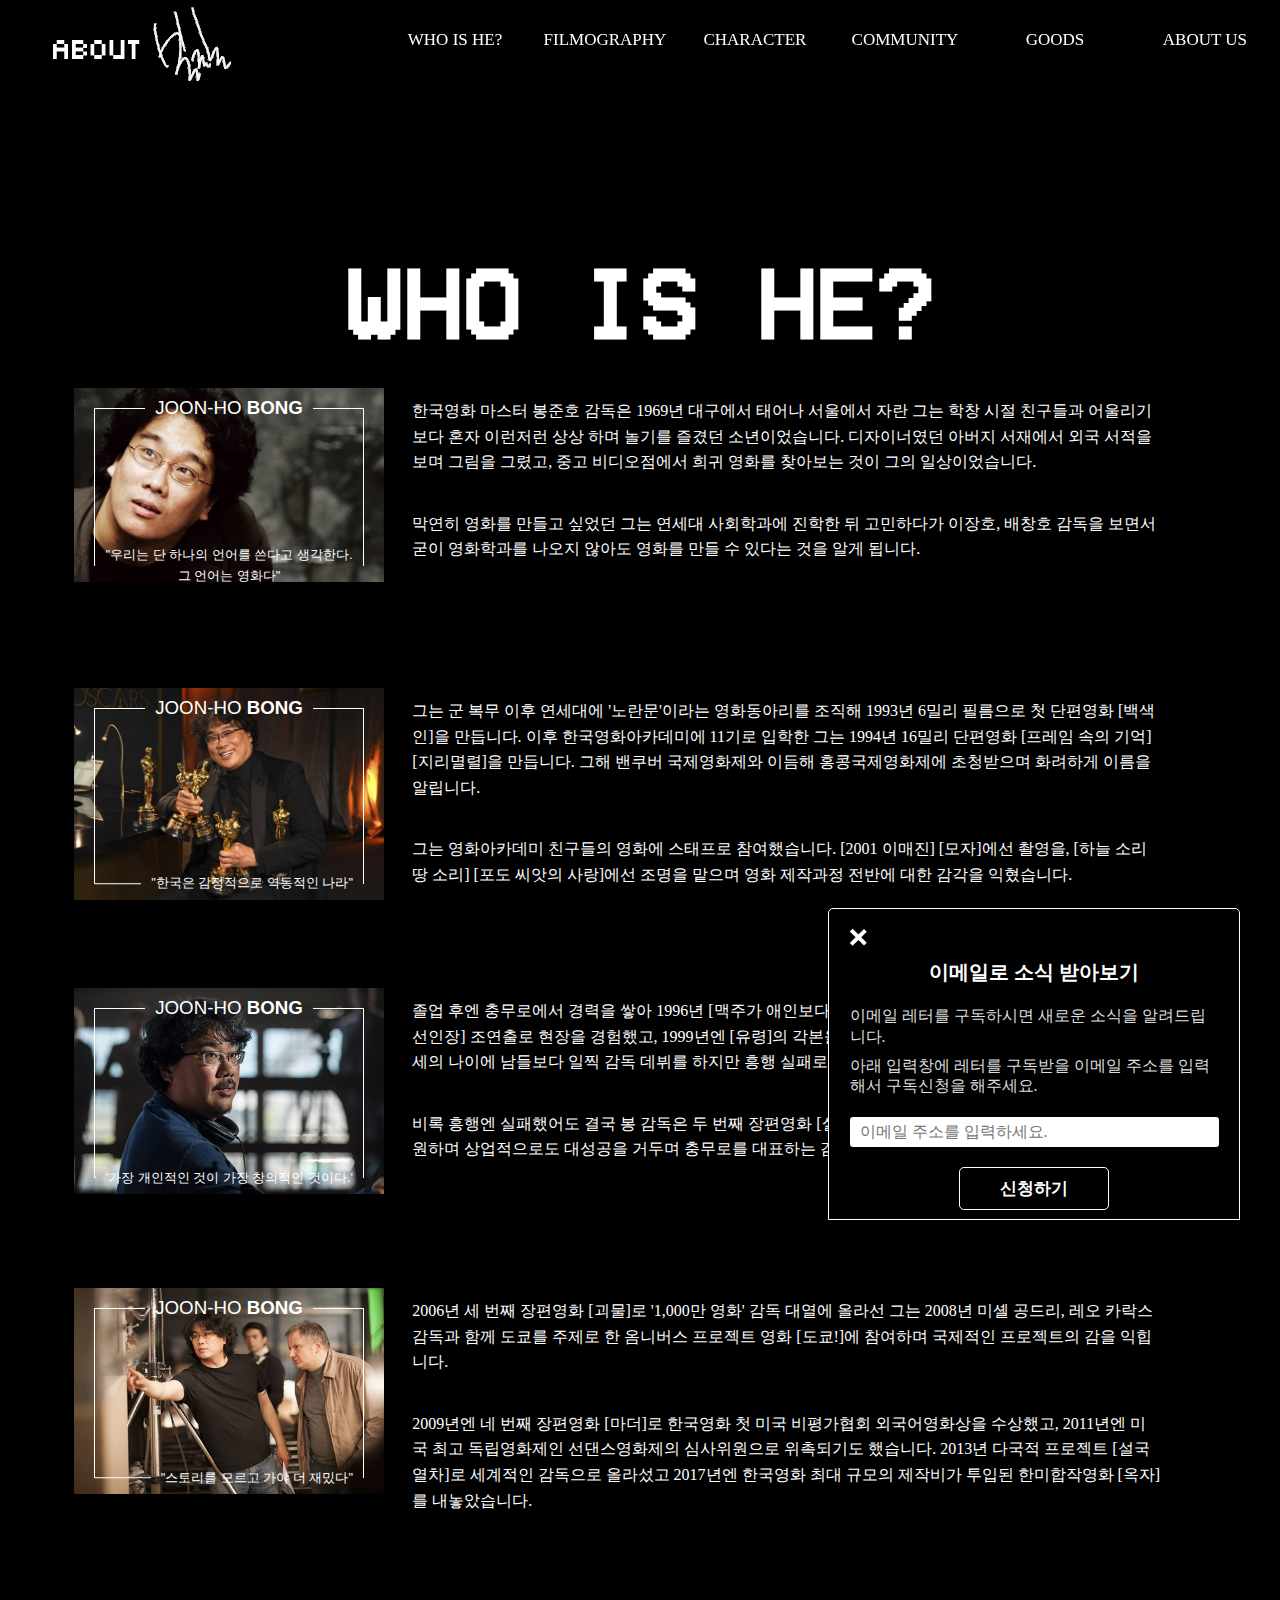
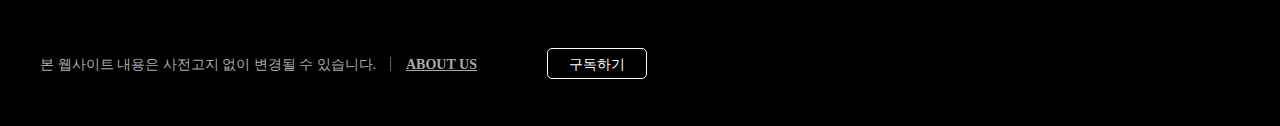
<file: 01/who_is_he.html>
<!DOCTYPE html>
<html lang="ko">
<head>
    <meta charset="UTF-8">
    <meta name="viewport" content="width=device-width, initial-scale=1.0, minimum-scale=1.0, maximum-scale=1.0">
    <meta http-equiv="X-UA-Compatible" content="ie=edge">
    <link rel="shortcut icon" href="../common/img/favicon_32x32.png" type="image/x-icon" />
    <link rel="icon" href="../common/img/favicon_32x32.png" type="image/x-icon">
    <title>ABOUT_______</title>
    
    <link rel="stylesheet" href="../common/css/basic.css">
    <link rel="stylesheet" href="css/style.css">
    <!--    WOW-->
    <link rel="stylesheet" href="../common/css/animate.css" />
    
    <script type="text/javascript" src="../common/js/jquery-3.4.1.min.js"></script>
    <script>
        $(function() {
            $("header").load("../common/head.html");
            $("footer").load("../common/foot.html");
        });
    </script>
    
    <!--    WOW.js-->
    <script type="text/javascript" src="../common/js/wow.min.js"></script>
</head>
<body>
   
<header></header>
   

<div class="content wow fadeInUp animated">
   
    <h3 class="page-tit">Who is He?</h3>
<!--
    <h4>Bong Joon Ho /봉준호 <br>출생 : 1969년 9월 14일 (50세)/대구광역시 남구 봉덕동 <br>
학력 : 대구남도초등학교 (전학)/잠실고등학교 (졸업)/연세대학교 (사회학 / 학사)/한국영화아카데미 <br>
 데뷔:1993년도 <백색인></h4>
-->
  
</div>
 <div class="bongbong wow fadeInUp animated">
  <div class="bong">
  	<figure class="bonbon"><img src="img/bong2.jpg" alt="bon2" />
  <figcaption>
    <div class="bong1">
      <h3>Joon-ho <span> Bong</span></h3>
    </div>
    <div class="bong2">
      <p> "우리는 단 하나의 언어를 쓴다고 생각한다. 그 언어는 영화다" </p>
    </div>
  </figcaption>
  <a href="#"></a>
</figure>
<p>
한국영화 마스터 봉준호 감독은 1969년 대구에서 태어나 서울에서 자란 그는 학창 시절 친구들과 어울리기보다 혼자 이런저런 상상 하며 놀기를 즐겼던 소년이었습니다. 
디자이너였던 아버지 서재에서 외국 서적을 보며 그림을 그렸고, 중고 비디오점에서 희귀 영화를 찾아보는 것이 그의 일상이었습니다.</p>
 <p class="notthis">
막연히 영화를 만들고 싶었던 그는 연세대 사회학과에 진학한 뒤 고민하다가 이장호, 배창호 감독을 보면서 굳이 영화학과를 나오지 않아도 영화를 만들 수 있다는 것을 알게 됩니다.</p>
  </div>
  <div class="bong">
  	<figure class="bonbon"><img src="img/bong3.jpg" alt="bon3" />
  <figcaption>
    <div class="bong1">
      <h3>Joon-ho <span> Bong</span></h3>
    </div>
    <div class="bong2">
      <p>"한국은 감정적으로 역동적인 나라"</p>
    </div>
  </figcaption>
  <a href="#"></a>
</figure>

 <p>그는 군 복무 이후 연세대에 '노란문'이라는 영화동아리를 조직해 1993년 6밀리 필름으로 첫 단편영화 [백색인]을 만듭니다.
이후 한국영화아카데미에 11기로 입학한 그는 1994년 16밀리 단편영화 [프레임 속의 기억] [지리멸렬]을 만듭니다.
<span class="notthis">그해 밴쿠버 국제영화제와 이듬해 홍콩국제영화제에 초청받으며 화려하게 이름을 알립니다.</span></p>
 <p class="notthis">그는 영화아카데미 친구들의 영화에 스태프로 참여했습니다. 
[2001 이매진] [모자]에선 촬영을, [하늘 소리 땅 소리] [포도 씨앗의 사랑]에선 조명을 맡으며 영화 제작과정 전반에 대한 감각을 익혔습니다.</p>
  </div>
   
  <div class="bong">
  	<figure class="bonbon"><img src="img/bong5.jpg" alt="bon5" />
  <figcaption>
    <div class="bong1">
      <h3>Joon-ho <span> Bong</span></h3>
    </div>
    <div class="bong2">
      <p> '가장 개인적인 것이 가장 창의적인 것이다.' </p>
    </div>
  </figcaption>
  <a href="#"></a>
	  </figure>
	   <p class="notthis">
졸업 후엔 충무로에서 경력을 쌓아 1996년 [맥주가 애인보다 좋은 7가지 이유] 연출부를 거쳐 1997년 [모텔 선인장] 조연출로 현장을 경험했고, 1999년엔 [유령]의 각본을 썼습니다.
그는 2000년 [플란다스의 개]로 31세의 나이에 남들보다 일찍 감독 데뷔를 하지만 흥행 실패로 위기에 처합니다. 
</p>
<p>
	<span class="notthis">비록 흥행엔 실패했어도 결국 </span>봉 감독은 
두 번째 장편영화 [살인의 추억]으로 비평은 물론 525만 관객을 동원하며 상업적으로도 대성공을 거두며 충무로를 대표하는 감독으로 안착합니다.
</p>
  </div> 

<div class="bong">
	  <figure class="bonbon"><img src="img/bong6.jpg" alt="bon6" />
  <figcaption>
    <div class="bong1">
      <h3>Joon-ho <span> Bong</span></h3>
    </div>
    <div class="bong2">
      <p> "스토리를 모르고 가야 더 재밌다" </p>
	  </div>
  </figcaption>
  <a href="#"></a>
</figure>
<p>2006년 세 번째 장편영화 [괴물]로 '1,000만 영화' 감독 대열에 올라선 그는 
2008년 미셸 공드리, 레오 카락스 감독과 함께 도쿄를 주제로 한 옴니버스 프로젝트 영화 [도쿄!]에 참여하며 국제적인 프로젝트의 감을 익힙니다.
	</p>
	<p class="last">
2009년엔 네 번째 장편영화 [마더]로 한국영화 첫 미국 비평가협회 외국어영화상을 수상했고, 2011년엔 미국 최고 독립영화제인 선댄스영화제의 심사위원으로 위촉되기도 했습니다.<br class="moile-only">
2013년 다국적 프로젝트 [설국열차]로 세계적인 감독으로 올라섰고 2017년엔 한국영화 최대 규모의 제작비가 투입된 한미합작영화 [옥자]를 내놓았습니다.</p>
</div>
</div>






<footer></footer>
    
</body>
</html>
</file>
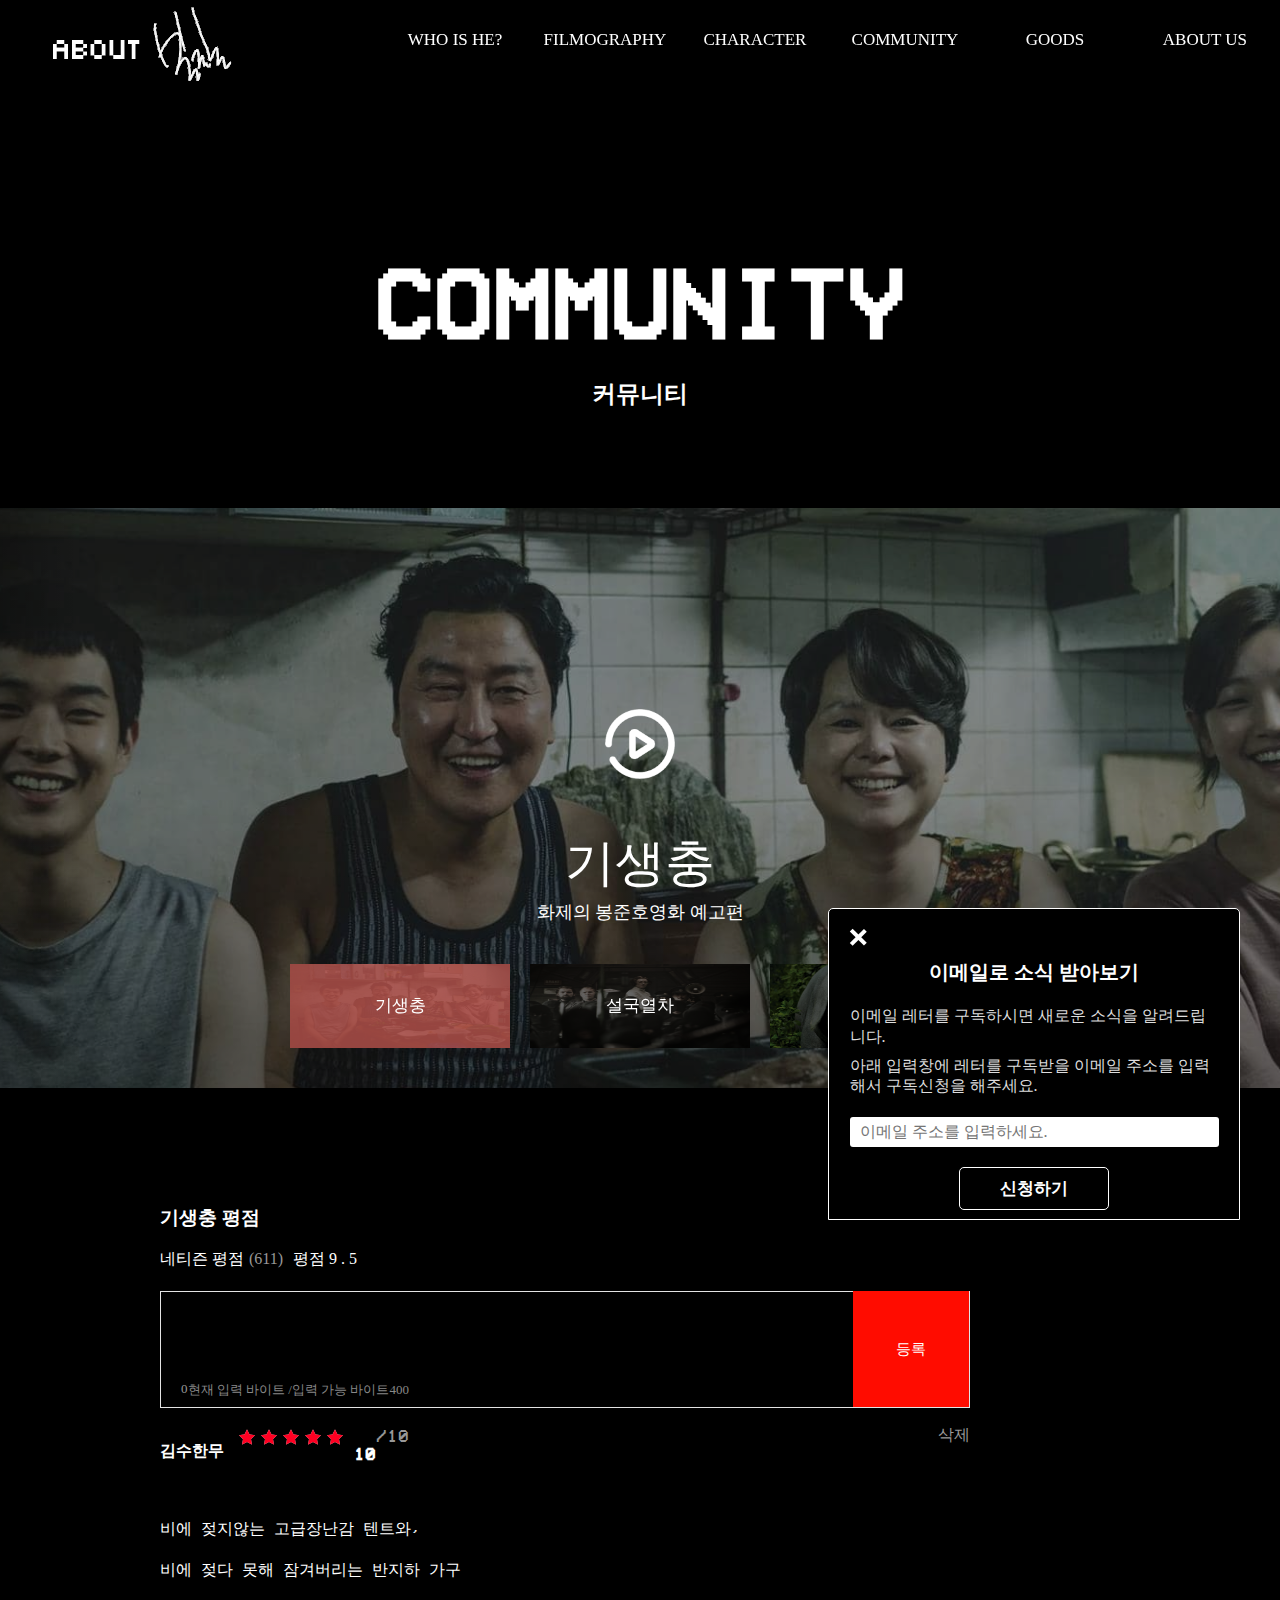
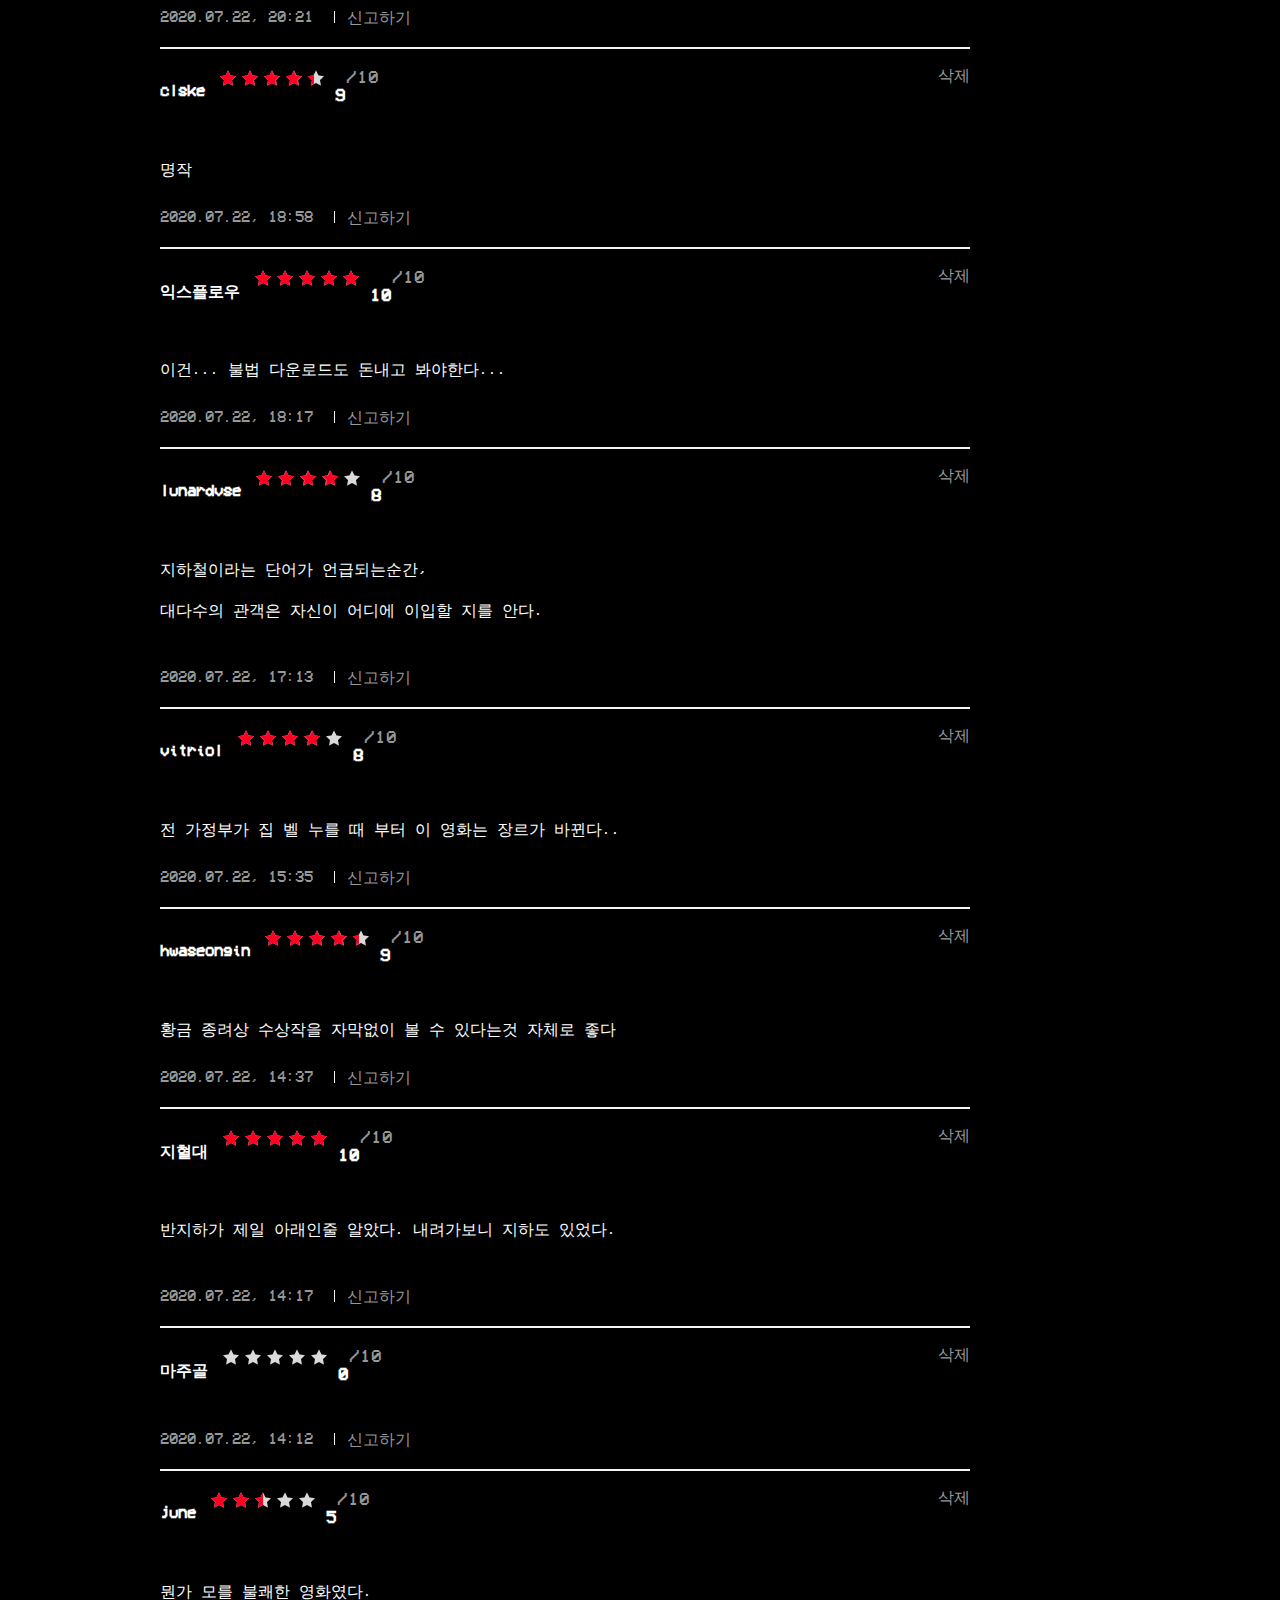
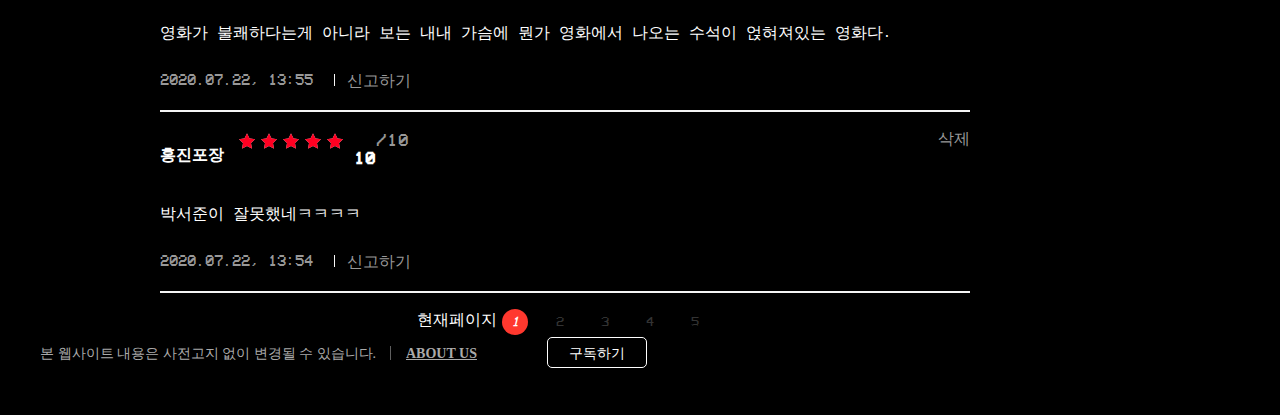
<file: 04/community.html>
<!DOCTYPE html>
<html lang="ko">
<head>
    <meta charset="UTF-8">
    <meta name="viewport" content="width=device-width, initial-scale=1.0, minimum-scale=1.0, maximum-scale=1.0">
    <link rel="shortcut icon" href="img/favicon_32x32.png" type="image/x-icon" />
    <link rel="icon" href="img/favicon_32x32.png" type="image/x-icon">
    <title>ABOUT_______</title>
    <!--    공용css-->
    <link rel="stylesheet" href="../common/css/basic.css">
    <link rel="stylesheet" href="css/style.css">
    <link rel="stylesheet" href="css/movie.css">

    <!--    wow-->
    <link rel="stylesheet" href="css/animate.css">
    <!--    js-->
    <script type="text/javascript" src="js/jquery-3.4.1.min.js"></script>
    <script src="js/prefixfree.min.js"></script>
    <!--    wowjs-->
    <script src="js/wow.min.js"></script>
    <script>
        $(function() {
            $("header").load("../common/head.html");
            $("footer").load("../common/foot.html");
        });
    </script>
    <script>
        new WOW().init();
    </script>


    <script>
        $(function() {
            $(".hc_big_img").hide();
            $(".hc_big_img").eq(0).fadeIn();
            $(".hc_thumb_box").eq(0).addClass("hover");

            $(".movie .movie_detail").hide();
            $(".movie .movie_detail").eq(0).fadeIn();

            $(".hc_thumb_box").click(function() {
                var i = $(this).index();
                $(".hc_thumb_box").removeClass("hover");
                $(".hc_thumb_box").eq(i).addClass("hover");
                $(".hc_big_img").hide();
                $(".hc_big_img").eq(i).fadeIn();

                $(".movie .movie_detail").hide();
                $(".movie .movie_detail").eq(i).fadeIn(); //stop().slideToggle(1000);
            });
        });
    </script>
</head>

<body>

    <header></header>

    <!-- 내용 넣기 예시-->
    <div class="content wow fadeInUp">
        <h3 class="page-tit">COMMUNITY</h3>
        <h4 class="page-sub">커뮤니티</h4>
    </div>

    <!--     video 모달-->
    <div class="main_area main_hot_clip wow fadeInUp" data-wow-duration=".8s" data-wow-delay=".8s">
        <div class="hc_movie vod_active">
            <!--동영상 활성시 vod_active 추가-->
            <div>
                <div class="hc_big_img hover">
                    <div class="hc_img_box ">
                        <img src="img/gi.jpg" alt="기생충" class="img01"></div>
                    <div class="hc_title_box">
                        <div class="vod_box">
                            <input type="checkbox" id="popup">
                            <label for="popup"><img src="img/play0.png" alt="" style="width: 70px"></label>
                            <div>
                                <div>
                                    <iframe width="700" height="400" src="https://www.youtube.com/embed/jBdRhhSt3Bc" frameborder="0" allow="accelerometer; autoplay; encrypted-media; gyroscope; picture-in-picture" allowfullscreen></iframe>
                                    <label for="popup"></label>
                                </div>
                                <label for="popup">X</label>
                            </div>
                        </div>
                        <div class="txt_box">
                            <div class="title">기생충</div>
                            <div class="info_txt">화제의 봉준호영화 예고편</div>
                        </div>
                    </div>
                </div>
                <div class="hc_big_img hover">
                    <div class="hc_img_box">
                        <img src="img/snow.jpg" alt="설국열차" class="img02"></div>
                    <div class="hc_title_box">
                        <div class="vod_box">
                            <input type="checkbox" id="popup1">
                            <label for="popup1"><img src="img/play0.png" alt="" style="width: 70px"></label>
                            <div>
                                <div>
                                    <iframe width="700" height="400" src="https://www.youtube.com/embed/mmiGsmbu3mQ" frameborder="0" allow="accelerometer; autoplay; encrypted-media; gyroscope; picture-in-picture" allowfullscreen></iframe>
                                    <label for="popup1"></label>
                                </div>
                                <label for="popup1">X</label>
                            </div>
                        </div>
                        <div class="txt_box">
                            <div class="title">설국열차</div>
                            <div class="info_txt">화제의 봉준호영화 예고편</div>
                        </div>
                    </div>
                </div>
                <div class="hc_big_img hover">
                    <div class="hc_img_box"><img src="img/okja-2.jpg" alt="옥자" class="img03"></div>
                    <div class="hc_title_box">
                        <div class="vod_box">
                            <input type="checkbox" id="popup2">
                            <label for="popup2"><img src="img/play0.png" alt="" style="width: 70px"></label>
                            <div>
                                <div>
                                    <iframe width="700" height="400" src="https://www.youtube.com/embed/eOdMVj1mnHE" frameborder="0" allow="accelerometer; autoplay; encrypted-media; gyroscope; picture-in-picture" allowfullscreen></iframe>
                                    <label for="popup2"></label>
                                </div>
                                <label for="popup2">X</label>
                            </div>
                        </div>
                        <div class="txt_box">
                            <div class="title">옥자</div>
                            <div class="info_txt">화제의 봉준호영화 예고편</div>
                        </div>
                    </div>
                </div>

            </div>
            <div class="hc_thumb">
                <div class="hc_thumb_box hover">
                    <img src="img/gi.jpg" alt="기생충" width="220" height="84">
                    <span class="txt">기생충</span>
                </div>
                <div class="hc_thumb_box">
                    <img src="img/snow.jpg" alt="설국열차" width="220" height="84">
                    <span class="txt">설국열차</span>
                </div>
                <div class="hc_thumb_box">
                    <img src="img/okja-1.jpg" alt="옥자" width="220" height="84">
                    <span class="txt">옥자</span>
                </div>

            </div>

        </div>
    </div>



<!--평점 창======================-->

   <div class="movie">
    <div class="movie_detail">
        <h3 class="screen_out">기생충 평점 </h3>
        <div class="main_detail">
            <div class="menu_impression menu_netizen">
                <h4 class="tit_movie">
                    네티즌 평점<span class="txt_menu">(611)</span>
                    <span class="info_menu">
                        <span class="ico_star ico_17star">평점</span>
                        <span class="num_grade grade_02">9</span>
                        <span class="num_grade grade_dot">.</span>
                        <span class="num_grade grade_01">5</span>
                    </span>
                </h4>
            </div>
            <!-- 내 평점 -->
            <div class="wrap_impression" id="wrap_impression">
                <div class="wrap_write">
                    <div class="cont_write" id="divContWrite">
                        <div class="impression_write">
                            <form action="#" method="get" class="frm_eval" id="writeCommentArea" onsubmit="return false;">
                                <div class="area_eval">
                                    <span class="wrap_tf" id="spanCommentArea">         
                                        <textarea name="tfEval" id="tfEval" class="tf_impression" style="height:66px; overflow-y:auto;"></textarea>
                                        <a href="" class="link_write"></a>
                                    </span>
                                    <span class="img_cmt guide_emot"></span>
                                </div>

                                <div class="write_btn">                                    
                                    <span class="num_byte">
                                        <span class="screen_out">현재 입력 바이트</span>
                                        <span class="num_count" id="tfEval_byteinfo">0</span>
                                        /<span class="screen_out">입력 가능 바이트</span>400</span>
                                    <button type="button" class="btn_submit">등록</button>
                                </div>
                            </form>
                        </div>
                    </div>
                </div>
            </div> 
            <ul class="list_review list_netizen">

                <li class="fst ">
                    <div class="review_info">
                        <a href="" class="link_review">
                            <p class="link_profile">김수한무</p>
                        </a>
                        <div class="raking_grade">
                            <span class="bg_star"><span class="bg_star inner_star" style="width:100.0%">평점</span></span>
                            <p class="emph_grade">10</p><span class="txt_grade">/10</span>
                        </div>
                     
                        <p class="desc_review">    
                            <br>                      
                            비에 젖지않는 고급장난감 텐트와,
                            
                            <br><br>비에 젖다 못해 잠겨버리는 반지하 가구
                        </p>

                        <div class="append_review">
                            <span class="info_append">
                                2020.07.22, 20:21
                            </span>

                            <span class="txt_bar"></span><a href="" class="link_report">신고하기</a>
                        </div>
                        <a href="" class="link_delete">삭제</a>
                    </div>
                </li>
                <li class=" ">
                  
                    <div class="review_info">
                        <a href="" class="link_review">
                            <p class="link_profile">clske</p>
                        </a>
                        <div class="raking_grade">
                            <span class="bg_star star_grade"><span class="bg_star inner_star" style="width:90.0%">평점</span></span>
                            <p class="emph_grade">9</p><span class="txt_grade">/10</span>
                        </div>
                        <p class="desc_review">
                              <br>
                              명작
                        </p>

                        <div class="append_review">
                            <span class="info_append">
                                2020.07.22, 18:58
                            </span>

                            <span class="txt_bar"></span><a href="" class="link_report">신고하기</a>
                        </div>
                        <a href="" class="link_delete">삭제</a>
                    </div>
                </li>
                <li class=" ">
                    <div class="review_info">
                        <a href="" class="link_review">
                            <p class="link_profile">익스플로우</p>
                        </a>
                        <div class="raking_grade">
                            <span class="bg_star star_grade"><span class="bg_star inner_star" style="width:100.0%">평점</span></span>
                            <p class="emph_grade">10</p><span class="txt_grade">/10</span>
                        </div>
                        <p class="desc_review">
                           <br>
                            이건... 불법 다운로드도 돈내고 봐야한다...
                        </p>

                        <div class="append_review">
                            <span class="info_append">
                                2020.07.22, 18:17
                            </span>

                            <span class="txt_bar"></span><a href="" class="link_report">신고하기</a>
                        </div>
                        <a href="" class="link_delete">삭제</a>
                    </div>
                </li>
                <li class=" ">
                    <div class="review_info">
                        <a href="" class="link_review">
                            <p class="link_profile">lunardvse</p>
                        </a>

                        <div class="raking_grade">
                            <span class="bg_star star_grade"><span class="bg_star inner_star" style="width:80.75%">평점</span></span>
                            <p class="emph_grade">8</p><span class="txt_grade">/10</span>
                        </div>
                        <p class="desc_review">
                            <br>
                            지하철이라는 단어가 언급되는순간,
                            <br><br>대다수의 관객은 자신이 어디에 이입할 지를 안다.
                            <br>
                            <br>
                        </p>

                        <div class="append_review">
                            <span class="info_append">
                                2020.07.22, 17:13
                            </span>

                            <span class="txt_bar"></span><a href="" class="link_report">신고하기</a>
                        </div>
                        <a href=""class="link_delete">삭제</a>
                    </div>
                </li>
                <li class=" ">
                    <div class="review_info">
                        <a href="" class="link_review">
                            <p class="link_profile">vitriol</p>
                        </a>

                        <div class="raking_grade">
                            <span class="bg_star star_grade"><span class="bg_star inner_star" style="width:80.0%">평점</span></span>
                            <p class="emph_grade">8</p><span class="txt_grade">/10</span>
                        </div>
                        <p class="desc_review">
                             <br>
                            전 가정부가 집 벨 누를 때 부터 이 영화는 장르가 바뀐다..
                        </p>

                        <div class="append_review">
                            <span class="info_append">
                                2020.07.22, 15:35
                            </span>

                            <span class="txt_bar"></span><a href="" class="link_report">신고하기</a>
                        </div>
                        <a href=""class="link_delete">삭제</a>
                    </div>
                </li>
                <li class=" ">
                    <div class="review_info">
                        <a href="" class="link_review">
                            <p class="link_profile">hwaseongin</p>
                        </a>

                        <div class="raking_grade">
                            <span class="bg_star star_grade"><span class="bg_star inner_star" style="width:90.0%">평점</span></span>
                            <p class="emph_grade">9</p><span class="txt_grade">/10</span>
                        </div>
                        <p class="desc_review">
                           <br>
                           황금 종려상 수상작을 자막없이 볼 수 있다는것 자체로 좋다
                            </p>

                        <div class="append_review">
                            <span class="info_append">
                                2020.07.22, 14:37
                            </span>

                            <span class="txt_bar"></span><a href="" class="link_report">신고하기</a>
                        </div>
                        <a href=""class="link_delete">삭제</a>
                    </div>
                </li>
                <li class=" ">
                    <div class="review_info">
                        <a href="" class="link_review">
                            <p class="link_profile">지혈대</p>
                        </a>

                        <div class="raking_grade">
                            <span class="bg_star star_grade"><span class="bg_star inner_star" style="width:100.0%">평점</span></span>
                            <p class="emph_grade">10</p><span class="txt_grade">/10</span>
                        </div>
                        <p class="desc_review"> 
                           <br>
                           반지하가 제일 아래인줄 알았다. 내려가보니 지하도 있었다.                          
                            <br>
                            <br>
                        </p>

                        <div class="append_review">
                            <span class="info_append">
                                2020.07.22, 14:17
                            </span>

                            <span class="txt_bar"></span><a href="" class="link_report">신고하기</a>
                        </div>
                        <a href="" class="link_delete">삭제</a>
                    </div>
                </li>
                <li class=" ">
                    <div class="review_info">
                        <a href="" class="link_review">
                            <p class="link_profile">마주골</p>
                        </a>

                        <div class="raking_grade">
                            <span class="bg_star star_grade"><span class="bg_star inner_star" style="width:0.0%">평점</span></span> 
                            <p class="emph_grade">0</p><span class="txt_grade">/10</span>
                        </div>
                        <p class="desc_review">
                          
                        </p>

                        <div class="append_review">
                            <span class="info_append">
                                2020.07.22, 14:12
                            </span>
        <span class="txt_bar"></span><a href="" class="link_report">신고하기</a>
                        </div>
                        <a href="" class="link_delete">삭제</a>
                    </div>
                </li>
                <li class=" ">
                    <div class="review_info">
                        <a href="" class="link_review">
                            <p class="link_profile">june</p>
                        </a>
                        <div class="raking_grade">
                            <span class="bg_star star_grade"><span class="bg_star inner_star" style="width:50.0%">평점</span></span>
                            <p class="emph_grade">5</p><span class="txt_grade">/10</span>
                        </div>
                        <p class="desc_review">
                           <br>
                            뭔가 모를 불쾌한 영화였다. 
                            <br>
                            <br>영화가 불쾌하다는게 아니라 보는 내내 가슴에 뭔가 영화에서 나오는 수석이 얹혀져있는 영화다.
                        </p>

                        <div class="append_review">
                            <span class="info_append">
                                2020.07.22, 13:55
                            </span>

                            <span class="txt_bar"></span><a href="" class="link_report">신고하기</a>
                        </div>
                        <a href="" class="link_delete">삭제</a>
                    </div>
                </li>
                <li class=" ">                   
                    <div class="review_info">
                        <a href="" class="link_review">
                            <p class="link_profile">홍진포장</p>
                        </a>
                        <div class="raking_grade">
                            <span class="bg_star star_grade"><span class="bg_star inner_star" style="width:100.0%">평점</span></span>
                            <p class="emph_grade">10</p><span class="txt_grade">/10</span>
                        </div>
                        <p class="desc_review">
                       박서준이 잘못했네ㅋㅋㅋㅋ
                        </p>

                        <div class="append_review">
                            <span class="info_append">
                                2020.07.22, 13:54
                            </span>

                            <span class="txt_bar"></span><a href="" class="link_report">신고하기</a>
                        </div>
                        <a href="" class="link_delete">삭제</a>
                    </div>
                </li>

            </ul>

            <!-- 페이징 -->



            <div class="paging_popcorn">
                <div class="inner_paging" data-tiara-layer="num_page">



                    <span class="screen_out">현재페이지</span><em class="link_page">1</em>
                    <a href="" class="link_page">2</a>
                    <a href="" class="link_page">3</a>
                    <a href="" class="link_page">4</a>
                    <a href="" class="link_page">5</a>
                </div>
            </div>
            <input type="hidden" id="gradePageLoaded" value="true">
        </div>

    </div>
    </div>
<!--    설국열차 평점창 =======================-->
     <div class="movie">
    <div class="movie_detail">
       <h3 class="screen_out">설국열차 평점 </h3>
        <div class="main_detail">
            <div class="menu_impression menu_netizen">
                <h4 class="tit_movie">
                    네티즌 평점<span class="txt_menu">(24)</span>
                    <span class="info_menu">
                        <span class="ico_star ico_17star">평점</span>
                        <span class="num_grade grade_02">7</span>
                        <span class="num_grade grade_dot">.</span>
                        <span class="num_grade grade_01">6</span>
                    </span>
                </h4>
            </div>
            <!-- 내 평점 -->
            <div class="wrap_impression" id="wrap_impression">
                <div class="wrap_write">
                    <div class="cont_write" id="divContWrite">
                        <div class="impression_write">
                            <form action="#" method="get" class="frm_eval" id="writeCommentArea" onsubmit="return false;">
                                <div class="area_eval">
                                    <span class="wrap_tf" id="spanCommentArea">         
                                        <textarea name="tfEval" id="tfEval" class="tf_impression" style="height:66px; overflow-y:auto; background: #000;"></textarea>
                                        <a href="" class="link_write"></a>
                                    </span>
                                    <span class="img_cmt guide_emot"></span>
                                </div>

                                <div class="write_btn">                                    
                                    <span class="num_byte">
                                        <span class="screen_out">현재 입력 바이트</span>
                                        <span class="num_count" id="tfEval_byteinfo">0</span>
                                        /<span class="screen_out">입력 가능 바이트</span>400</span>
                                    <button type="button" class="btn_submit">등록</button>
                                </div>
                            </form>
                        </div>
                    </div>
                </div>
            </div> 
            <ul class="list_review list_netizen">

                <li class="fst ">
                    <div class="review_info">
                        <a href="" class="link_review">
                            <p class="link_profile">매니악</p>
                        </a>
                        <div class="raking_grade">
                            <span class="bg_star"><span class="bg_star inner_star" style="width:100.0%">평점</span></span>
                            <p class="emph_grade">10</p><span class="txt_grade">/10</span>
                        </div>
                     
                        <p class="desc_review">                          
                            
                            <br>
                            이 영화는 신세계다 이게바로 봉준호의 신세계
                        </p>

                        <div class="append_review">
                            <span class="info_append">
                                2020.07.22, 20:21
                            </span>

                            <span class="txt_bar"></span><a href="" class="link_report">신고하기</a>
                        </div>
                        <a href="" class="link_delete">삭제</a>
                    </div>
                </li>
                <li class=" ">
                  
                    <div class="review_info">
                        <a href="" class="link_review">
                            <p class="link_profile">양군</p>
                        </a>
                        <div class="raking_grade">
                            <span class="bg_star star_grade"><span class="bg_star inner_star" style="width:100.0%">평점</span></span>
                            <p class="emph_grade">10</p><span class="txt_grade">/10</span>
                        </div>
                        <p class="desc_review">
                             <br>
                             이 영화는 무시당할 수준의 영화가 아니다.
                        </p>

                        <div class="append_review">
                            <span class="info_append">
                                2020.07.22, 18:58
                            </span>

                            <span class="txt_bar"></span><a href="" class="link_report">신고하기</a>
                        </div>
                        <a href="" class="link_delete">삭제</a>
                    </div>
                </li>
                <li class=" ">
                    <div class="review_info">
                        <a href="" class="link_review">
                            <p class="link_profile">호이호이</p>
                        </a>
                        <div class="raking_grade">
                            <span class="bg_star star_grade"><span class="bg_star inner_star" style="width:60.0%">평점</span></span>
                            <p class="emph_grade">6</p><span class="txt_grade">/10</span>
                        </div>
                        <p class="desc_review">
                          <br>
                            영화적 메시지가 돋보이네요. 한국영화도 이런 시도를 많이 해봐야죠
                        </p>

                        <div class="append_review">
                            <span class="info_append">
                                2020.07.22, 18:17
                            </span>

                            <span class="txt_bar"></span><a href="" class="link_report">신고하기</a>
                        </div>
                        <a href="" class="link_delete">삭제</a>
                    </div>
                </li>
                <li class=" ">
                    <div class="review_info">
                        <a href="" class="link_review">
                            <p class="link_profile">천하무쌍</p>
                        </a>

                        <div class="raking_grade">
                            <span class="bg_star star_grade"><span class="bg_star inner_star" style="width:37.75%">평점</span></span>
                            <p class="emph_grade">4</p><span class="txt_grade">/10</span>
                        </div>
                        <p class="desc_review">
                            <br>
                            남궁민수가 번역하는 기계 나도 하나 갖고 싶네요.
                            <br>
                            <br>
                        </p>

                        <div class="append_review">
                            <span class="info_append">
                                2020.07.22, 17:13
                            </span>

                            <span class="txt_bar"></span><a href="" class="link_report">신고하기</a>
                        </div>
                        <a href=""class="link_delete">삭제</a>
                    </div>
                </li>
                <li class=" ">
                    <div class="review_info">
                        <a href="" class="link_review">
                            <p class="link_profile">vitriol</p>
                        </a>

                        <div class="raking_grade">
                            <span class="bg_star star_grade"><span class="bg_star inner_star" style="width:10.0%">평점</span></span>
                            <p class="emph_grade">1</p><span class="txt_grade">/10</span>
                        </div>
                        <p class="desc_review">
                            
                            aldks...
                        </p>

                        <div class="append_review">
                            <span class="info_append">
                                2020.07.22, 15:35
                            </span>

                            <span class="txt_bar"></span><a href="" class="link_report">신고하기</a>
                        </div>
                        <a href=""class="link_delete">삭제</a>
                    </div>
                </li>
                <li class=" ">
                    <div class="review_info">
                        <a href="" class="link_review">
                            <p class="link_profile">문필규</p>
                        </a>

                        <div class="raking_grade">
                            <span class="bg_star star_grade"><span class="bg_star inner_star" style="width:50.0%">평점</span></span>
                            <p class="emph_grade">5</p><span class="txt_grade">/10</span>
                        </div>
                        <p class="desc_review">
                           
                            </p>

                        <div class="append_review">
                            <span class="info_append">
                                2020.07.22, 14:37
                            </span>

                            <span class="txt_bar"></span><a href="" class="link_report">신고하기</a>
                        </div>
                        <a href=""class="link_delete">삭제</a>
                    </div>
                </li>
                <li class=" ">
                    <div class="review_info">
                        <a href="" class="link_review">
                            <p class="link_profile">체육인</p>
                        </a>

                        <div class="raking_grade">
                            <span class="bg_star star_grade"><span class="bg_star inner_star" style="width:80.0%">평점</span></span>
                            <p class="emph_grade">8</p><span class="txt_grade">/10</span>
                        </div>
                        <p class="desc_review">                           
                            <br>
                            생각보단 거의 예술영화에 가깝네요..진중하고 상상력도 
                            <br>가미된 괜찮은 영화였습니다...그런데 좀 대중들이 즐길만하기는 어려울것 같습니다.
                            <br> 저도 솔직히 좀 오락면에서는 별로였네요.
                            <br>
                        </p>

                        <div class="append_review">
                            <span class="info_append">
                                2020.07.22, 14:17
                            </span>

                            <span class="txt_bar"></span><a href="" class="link_report">신고하기</a>
                        </div>
                        <a href="" class="link_delete">삭제</a>
                    </div>
                </li>
            </ul>
            <input type="hidden" id="gradePageLoaded" value="true">
        </div>

    </div>
    </div>
<!--    옥자 평점창===============================-->
     <div class="movie">
    <div class="movie_detail">
       <h3 class="screen_out">옥자 평점 </h3>
        <div class="main_detail">
            <div class="menu_impression menu_netizen">
                <h4 class="tit_movie">
                    네티즌 평점<span class="txt_menu">(55)</span>
                    <span class="info_menu">
                        <span class="ico_star ico_17star">평점</span>
                        <span class="num_grade grade_02">9</span>
                        <span class="num_grade grade_dot">.</span>
                        <span class="num_grade grade_01">1</span>
                    </span>
                </h4>
            </div>
            <!-- 내 평점 -->
            <div class="wrap_impression" id="wrap_impression">
                <div class="wrap_write">
                    <div class="cont_write" id="divContWrite">
                        <div class="impression_write">
                            <form action="#" method="get" class="frm_eval" id="writeCommentArea" onsubmit="return false;">
                                <div class="area_eval">
                                    <span class="wrap_tf" id="spanCommentArea">         
                                        <textarea name="tfEval" id="tfEval" class="tf_impression" style="height:66px; overflow-y:auto; background: #000;"></textarea>
                                        <a href="" class="link_write"></a>
                                    </span>
                                    <span class="img_cmt guide_emot"></span>
                                </div>

                                <div class="write_btn">                                    
                                    <span class="num_byte">
                                        <span class="screen_out">현재 입력 바이트</span>
                                        <span class="num_count" id="tfEval_byteinfo">0</span>
                                        /<span class="screen_out">입력 가능 바이트</span>400</span>
                                    <button type="button" class="btn_submit">등록</button>
                                </div>
                            </form>
                        </div>
                    </div>
                </div>
            </div> 
            <ul class="list_review list_netizen">

                <li class="fst ">
                    <div class="review_info">
                        <a href="" class="link_review">
                            <p class="link_profile">sdfee</p>
                        </a>
                        <div class="raking_grade">
                            <span class="bg_star"><span class="bg_star inner_star" style="width:100.0%">평점</span></span>
                            <p class="emph_grade">10</p><span class="txt_grade">/10</span>
                        </div>
                     
                        <p class="desc_review">                          
                            
                            <br>
                            중국에서 기른 돼지 '리얼'은 폭망했고, 한국에서 기른 '옥자'는 위대했다.
                        </p>

                        <div class="append_review">
                            <span class="info_append">
                                2020.07.22, 20:21
                            </span>

                            <span class="txt_bar"></span><a href="" class="link_report">신고하기</a>
                        </div>
                        <a href="" class="link_delete">삭제</a>
                    </div>
                </li>
                <li class=" ">
                  
                    <div class="review_info">
                        <a href="" class="link_review">
                            <p class="link_profile">clske</p>
                        </a>
                        <div class="raking_grade">
                            <span class="bg_star star_grade"><span class="bg_star inner_star" style="width:100.0%">평점</span></span>
                            <p class="emph_grade">10</p><span class="txt_grade">/10</span>
                        </div>
                        <p class="desc_review">
                             <br>
                              넷플릭스에사 방금 보고 크레딧올라가는중이네요.. <br>
                              뭔가 씁슬한데 나름 생각하게도 하는 그런양화..
                               <br>
                              이영화에서 제이크질렌할의 연기가 제일 오짐 ㅋ
                        </p>

                        <div class="append_review">
                            <span class="info_append">
                                2020.07.22, 18:58
                            </span>

                            <span class="txt_bar"></span><a href="" class="link_report">신고하기</a>
                        </div>
                        <a href="" class="link_delete">삭제</a>
                    </div>
                </li>
                <li class=" ">
                    <div class="review_info">
                        <a href="" class="link_review">
                            <p class="link_profile">히든식사</p>
                        </a>
                        <div class="raking_grade">
                            <span class="bg_star star_grade"><span class="bg_star inner_star" style="width:100.0%">평점</span></span>
                            <p class="emph_grade">10</p><span class="txt_grade">/10</span>
                        </div>
                        <p class="desc_review">
                          <br>
                            이미자는 뭐라고 속삭인 걸까?
                        </p>

                        <div class="append_review">
                            <span class="info_append">
                                2020.07.22, 18:17
                            </span>

                            <span class="txt_bar"></span><a href="" class="link_report">신고하기</a>
                        </div>
                        <a href="" class="link_delete">삭제</a>
                    </div>
                </li>
                <li class=" ">
                    <div class="review_info">
                        <a href="" class="link_review">
                            <p class="link_profile">스카웃</p>
                        </a>

                        <div class="raking_grade">
                            <span class="bg_star star_grade"><span class="bg_star inner_star" style="width:90.0%">평점</span></span>
                            <p class="emph_grade">9</p><span class="txt_grade">/10</span>
                        </div>
                        <p class="desc_review">
                            <br>
                             봉준호....역시 사람 불편하게 하는 재주는 최고야
                            <br>
                            <br>
                        </p>

                        <div class="append_review">
                            <span class="info_append">
                                2020.07.22, 17:13
                            </span>

                            <span class="txt_bar"></span><a href="" class="link_report">신고하기</a>
                        </div>
                        <a href=""class="link_delete">삭제</a>
                    </div>
                </li>
                <li class=" ">
                    <div class="review_info">
                        <a href="" class="link_review">
                            <p class="link_profile">이젤론</p>
                        </a>

                        <div class="raking_grade">
                            <span class="bg_star star_grade"><span class="bg_star inner_star" style="width:80.0%">평점</span></span>
                            <p class="emph_grade">8</p><span class="txt_grade">/10</span>
                        </div>
                        <p class="desc_review">
                            <br>
                           누군가의 자본이 누군가의 친구였다.
                        </p>

                        <div class="append_review">
                            <span class="info_append">
                                2020.07.22, 15:35
                            </span>

                            <span class="txt_bar"></span><a href="" class="link_report">신고하기</a>
                        </div>
                        <a href=""class="link_delete">삭제</a>
                    </div>
                </li>
                <li class=" ">
                    <div class="review_info">
                        <a href="" class="link_review">
                            <p class="link_profile">wit142</p>
                        </a>

                        <div class="raking_grade">
                            <span class="bg_star star_grade"><span class="bg_star inner_star" style="width:100.0%">평점</span></span>
                            <p class="emph_grade">10</p><span class="txt_grade">/10</span>
                        </div>
                        <p class="desc_review">
                          <br>
                           감독이 봉준호란다. 그냥 보는거다
                            </p>

                        <div class="append_review">
                            <span class="info_append">
                                2020.07.22, 14:37
                            </span>

                            <span class="txt_bar"></span><a href="" class="link_report">신고하기</a>
                        </div>
                        <a href=""class="link_delete">삭제</a>
                    </div>
                </li>
                <li class=" ">
                    <div class="review_info">
                        <a href="" class="link_review">
                            <p class="link_profile">스지오</p>
                        </a>

                        <div class="raking_grade">
                            <span class="bg_star star_grade"><span class="bg_star inner_star" style="width:100.0%">평점</span></span>
                            <p class="emph_grade">10</p><span class="txt_grade">/10</span>
                        </div>
                        <p class="desc_review">                           
                            <br>
                            연출력하나는 최고다 한국에도 이런 감독이 있다는게 감사할뿐 ㅋㅋ
                            <br>
                        </p>

                        <div class="append_review">
                            <span class="info_append">
                                2020.07.22, 14:17
                            </span>

                            <span class="txt_bar"></span><a href="" class="link_report">신고하기</a>
                        </div>
                        <a href="" class="link_delete">삭제</a>
                    </div>
                </li>
                <li class=" ">
                    <div class="review_info">
                        <a href="" class="link_review">
                            <p class="link_profile">악동</p>
                        </a>

                        <div class="raking_grade">
                            <span class="bg_star star_grade">
                            <span class="bg_star inner_star" style="width:100.0%">평점</span></span> 
                            <p class="emph_grade">10</p><span class="txt_grade">/10</span>
                        </div>
                        <p class="desc_review">
                          <br>
                          사랑스럽고 잔혹했던 동화
                        </p>

                        <div class="append_review">
                            <span class="info_append">
                                2020.07.22, 14:12
                            </span>
        <span class="txt_bar"></span><a href="" class="link_report">신고하기</a>
                        </div>
                        <a href="" class="link_delete">삭제</a>
                    </div>
                </li>


            </ul>
        </div>

    </div>
    </div>






    <footer></footer>

</body></html>
</file>
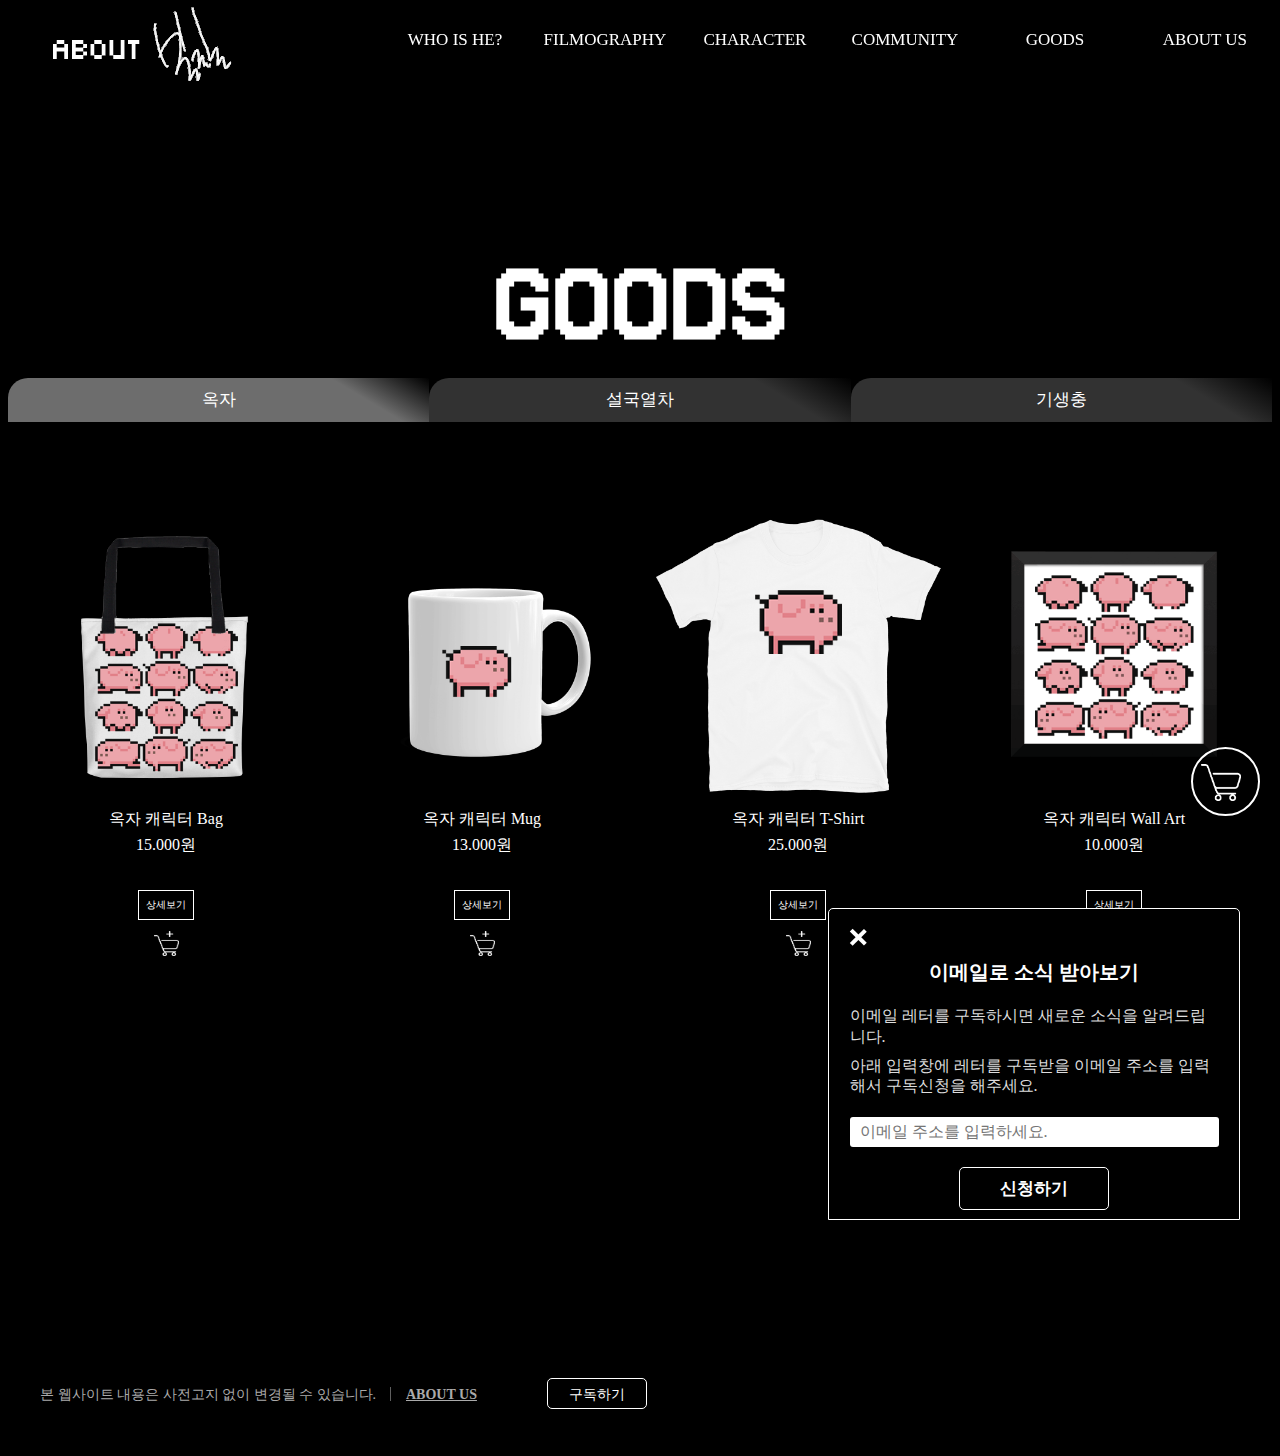
<file: 05/goods.html>
<!DOCTYPE html>
<html lang="ko">

<head>
    <meta charset="UTF-8">
    <meta name="viewport" content="width=device-width, initial-scale=1.0, minimum-scale=1.0, maximum-scale=1.0">
    <meta http-equiv="X-UA-Compatible" content="ie=edge">
    <link rel="shortcut icon" href="../common/img/favicon_32x32.png" type="image/x-icon"/>	
	<link rel="icon" href="../common/img/favicon_32x32.png" type="image/x-icon">
    <title>ABOUT_______</title>
    <!-- title 추후 통일하기 -->

    <!--    <link rel="stylesheet" href="css/goods.css">-->
    <link rel="stylesheet" href="../common/css/basic.css">
    <link rel="stylesheet" href="css/mannual.css">


    <script type="text/javascript" src="../common/js/jquery-3.4.1.min.js"></script>
    <script type="text/javascript" src="js/jquery.touchSwipe.min.js"></script>
    <script type="text/javascript" src="js/sub.js"></script>

</head>

<body> 

    <header></header>

    <div class="content">
        <h3 class="page-tit">Goods</h3>
        <ul class="right_top">
            <div class="right_top_login">




                <li class="baskett"><img src="img/mart/NEWchrtplus.png" alt="tapeicon" class="basket">
                    <span class="maketnum"></span>
                </li>
                <div class="makittlist1">

                    <div class="items">
                        <div class="topmit"><img src="img/mart/NEW%20x_icon.png" style="width: 15px; position: relative; left: 251px; top: 2px; cursor: pointer;" class="xix"><span class="textsho" style="color: #fff;">Shopping Cart</span></div>
                        <ul class="itemslist" style="padding-left: 0;">

                        </ul>

                    </div>
                    <div class="bflex">
                        <div class="bottom">
                            <input type="button" class="buy" value="buy" id="buy">
                            <span>Total:</span>
                        </div>
                    </div>
                </div>
            </div>
 
        </ul>
        <section class="goodswrap"> 
            <div class="subnav1">
                <ul class="subnavgrup">
                    <li class="active"><span>옥자</span></li>
                    <li><span>설국열차</span></li>
                    <li><span>기생충</span></li>
                </ul>
            </div>

            <div class="imgbox">
      
                <div class="flexbox">

                    <div class="button">
                        <div class="next" style="display: none"><img src="img/next.png" alt=""></div>
                        <div class="right"><img src="img/right.png" alt=""></div>

                    </div>
                              <div class="blackwall main" style="bottom: -1020px">
                                 <a class="closeX" onclick="$(this).parent().stop().animate({'bottom': -1020});"><span></span><span></span></a>
                            <div class="submain">
                                <img class="subinfo1 target" src="img/ok1/goods/ok1.png" data-zoom="3" />
                                <div class="textarea">
                                    <span>옥자 캐릭터 Bag</span>
                                    <p style="display:block; margin-top: 5px;">15.000원</p><br>
                                    <span class="buy10">구매</span>
                                </div>
                            </div>
                        </div>
                        
                        <div class="blackwall another" style="left : -1320px">
                                 <a class="closeX" onclick="$(this).parent().stop().animate({'left': -1320});"><span></span><span></span></a>
                            <div class="submain">
                                
                                <img class="subinfo1 target" src="img/ok1/goods/ok1.png" data-zoom="3"/>
                                <div class="textarea">
                                    <span>옥자 캐릭터 Bag</span>
                                    <p style="display:block; margin-top: 5px;">15.000원</p><br>
                                    <span class="buy10">구매</span>
                                </div>
                            </div>
                        </div>
                         
                        <div class="blackwall2 main" style="bottom: -1020px">
                                 <a class="closeX" onclick="$(this).parent().stop().animate({'bottom': -1020});"><span></span><span></span></a>
                            <div class="submain">
                                     <img class="subinfo1 target" src="img/ok1/goods/ok2.png" data-zoom="3" />
                                <div class="textarea">
                                    <span>옥자 캐릭터 Mug</span>
                                    <p style="display:block; margin-top: 5px;">13.000원</p><br>
                                    <span class="buy10">구매</span>
                                </div>
                            </div>
                        </div>
                                <div class="blackwall2 another" style="left: -1320px">
                                 <a class="closeX" onclick="$(this).parent().stop().animate({'left': -1320});"><span></span><span></span></a>
                            <div class="submain">
                                 <img class="subinfo1 target" src="img/ok1/goods/ok2.png" data-zoom="3" />
                                <div class="textarea">
                                    <span>옥자 캐릭터 Mug</span>
                                    <p style="display:block; margin-top: 5px;">13.000원</p><br>
                                    <span class="buy10">구매</span>
                                </div>
                            </div>
                        </div>
                    <div class="s1">
                    
                        <div class="s1box s1img1">

                            <div class="item img0"></div>
                            <div class="textarea">
                                <span>옥자 캐릭터 Bag</span>
                                <p style="display:block; margin-top: 5px;">15.000원</p><br>
                                <span class="buy10 main" onclick="$('.blackwall').stop().animate({'bottom': 0});">상세보기</span> 
<!--                                추가-->
                                <span class="buy10 another" onclick="$('.blackwall.another').stop().animate({'left': 0});">상세보기</span>
                                
                                
                                <div class="xline900 nohide"></div>

                            </div>
                        </div>
                        <div class="s1box s1img2">
                            <div class="item img1"></div>
                            <div class="textarea">
                                <span>옥자 캐릭터 Mug</span><br>
                                <p style="display:block; margin-top: 5px;">13.000원</p><br>
                                <span class="buy10 main" onclick="$('.blackwall2').stop().animate({'bottom': 0});">상세보기</span>
<!--                               추가-->
                                <span class="buy10 another" onclick="$('.blackwall2.another').stop().animate({'left': 0});">상세보기</span>
                                <div class="xline901 nohide"> </div>
                            </div>
                        </div>
                        <div class="s1box s1img3">
                            <div class="item img2"></div>
                            <div class="textarea">
                                <span>옥자 캐릭터 T-Shirt</span><br>
                                <p style="display:block; margin-top: 5px;">25.000원</p><br>
                                <span class="buy10">상세보기</span>
                                <div class="xline900 nohide"></div>
                            </div>
                        </div>
                        <div class="s1box s1img4">
                            <div class="item img3"></div>
                            <div class="textarea">
                                <span>옥자 캐릭터 Wall Art</span><br>
                                <p style="display:block; margin-top: 5px;">10.000원</p><br>
                                <span class="buy10">상세보기</span>
                                <div class="xline900 nohide"></div>
                            </div>
                        </div>


                    </div>

                    <div class="ok" style="display: none">
                        <div class="okbox okimg1">

                            <div class="item img0"></div>
                            <div class="textarea">
                                <span>설국열차 캐릭터 Bag</span><br>
                                <p style="display:block; margin-top: 5px;">15.000원</p><br>
                                <span class="buy10">상세보기</span>
                                <div class="xline900 nohide"></div>
                            </div>
                        </div>
                        <div class="okbox okimg2">
                            <div class="item img1"></div>
                            <div class="textarea">
                                <span>설국열차 캐릭터 Mug</span><br>
                                <p style="display:block; margin-top: 5px;">13.000원</p><br>
                                <span class="buy10">상세보기</span>
                                <div class="xline900 nohide"></div>
                            </div>
                        </div>
                        <div class="okbox okimg3">
                            <div class="item img2"></div>
                            <div class="textarea">
                                <span>설국열차 캐릭터 T-Shirt</span><br>
                                <p style="display:block; margin-top: 5px;">25.000원</p><br>
                                <span class="buy10">상세보기</span>
                                <div class="xline900 nohide"></div>
                            </div>
                        </div>
                        <div class="okbox okimg4">
                            <div class="item img3"></div>
                            <div class="textarea">
                                <span>설국열차 캐릭터 Wall Art</span><br>
                                <p style="display:block; margin-top: 5px;">10.000원</p><br>
                                <span class="buy10">상세보기</span>
                                <div class="xline900 nohide"></div>
                            </div>
                        </div>
 
                    </div>
                    <div class="helminth">
                        <div class="helminthbox helminthimg1">

                            <div class="item img0"></div>
                            <div class="textarea">
                                <span>기생충 캐릭터 Bag</span><br>
                                <p style="display:block; margin-top: 5px;">15.000원</p><br>
                                <span class="buy10">상세보기</span>
                                <div class="xline900 nohide"></div>
                            </div> 
                        </div>
                        <div class="helminthbox helminthimg2">
                            <div class="item img1"></div>
                            <div class="textarea">
                                <span>기생충 캐릭터 Mug</span><br>
                                <p style="display:block; margin-top: 5px;">13.000원</p><br>
                                <span class="buy10">상세보기</span>
                                <div class="xline900 nohide"></div>
                            </div>
                        </div>
                        <div class="helminthbox helminthimg3">
                            <div class="item img2"></div>
                            <div class="textarea">
                                <span>기생충 캐릭터 T-Shirt</span><br>
                                <p style="display:block; margin-top: 5px;">25.000원</p><br>
                                <span class="buy10">상세보기</span>
                                <div class="xline900 nohide"></div>
                            </div>
                        </div>
                        <div class="helminthbox helminthimg4">
                            <div class="item img3"></div>
                            <div class="textarea">
                                <span>기생충 캐릭터 Wall Art</span><br>
                                <p style="display:block; margin-top: 5px;">10.000원</p><br>
                                <span class="buy10">상세보기</span>
                                <div class="xline900 nohide"></div>
                            </div>
                        </div>
                    </div>
                </div>
            </div>

        </section>
    </div>

    <footer></footer>

</body>

</html>
</file>
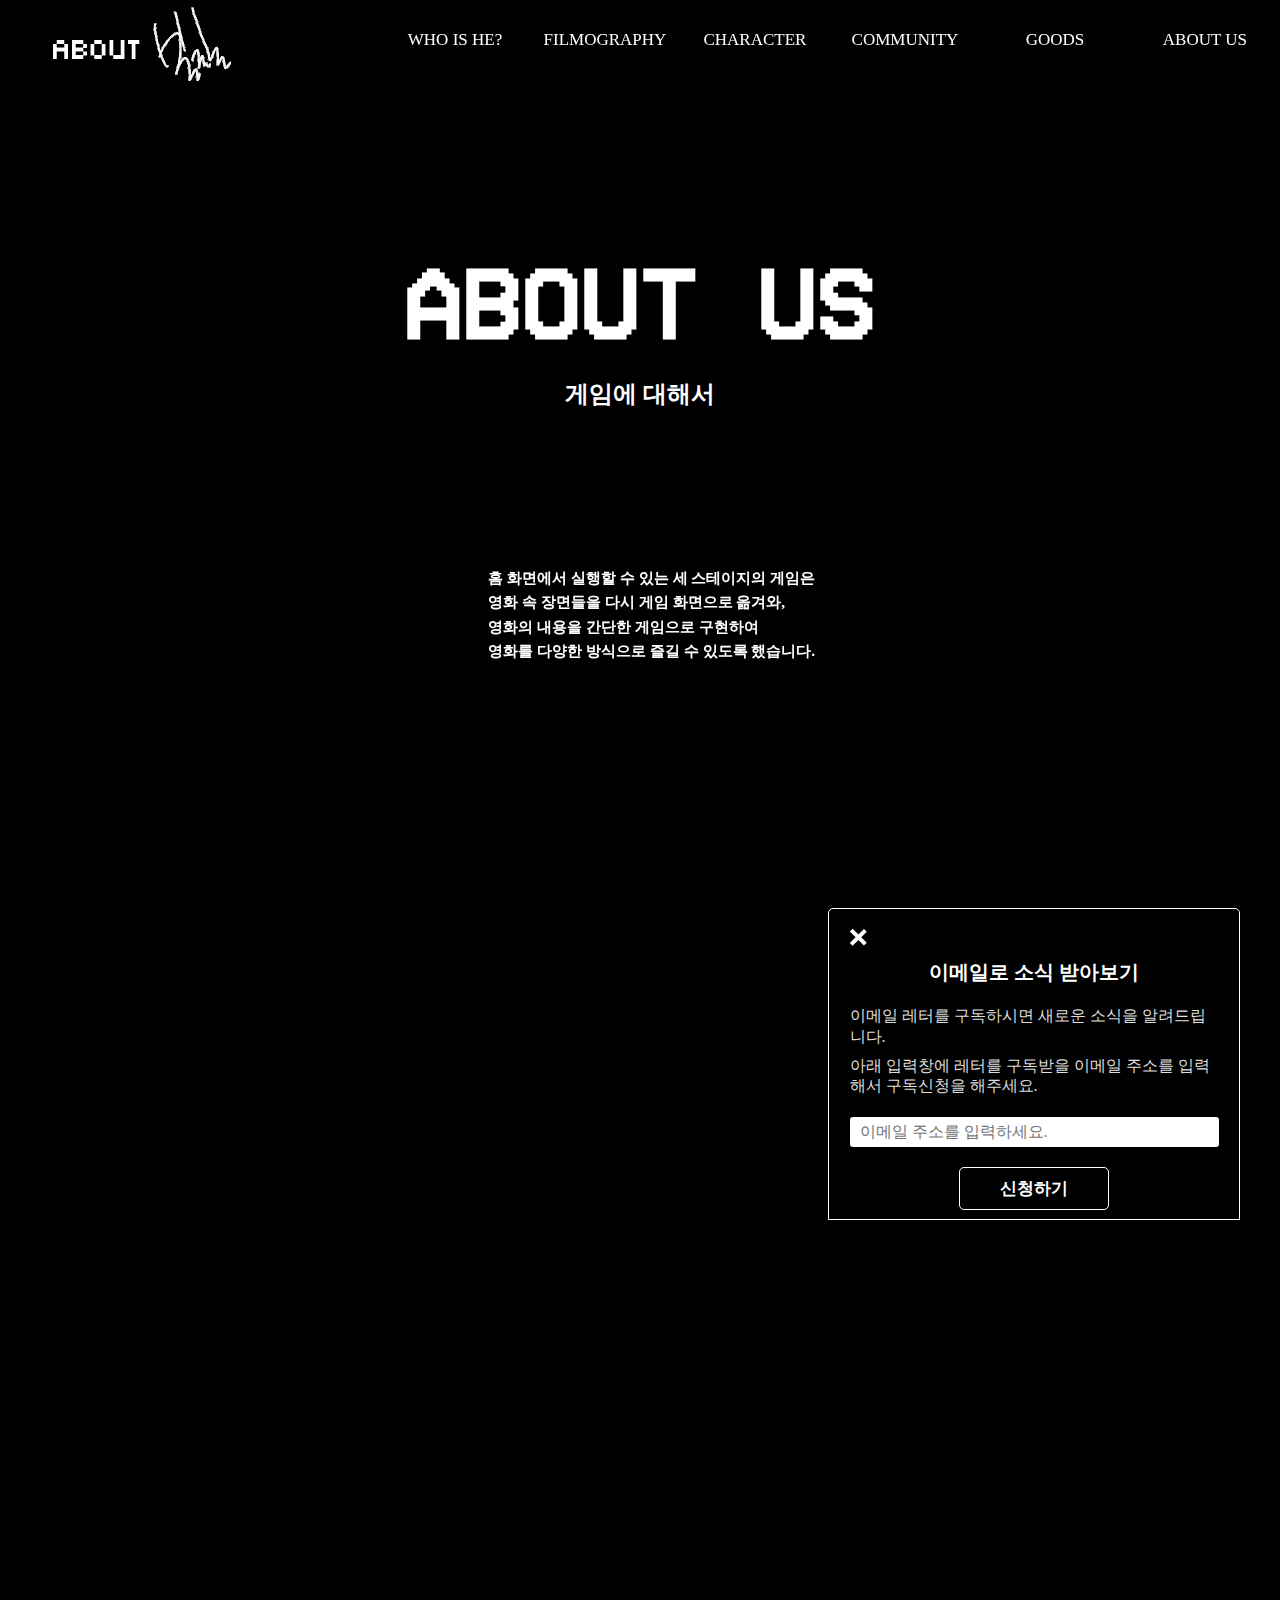
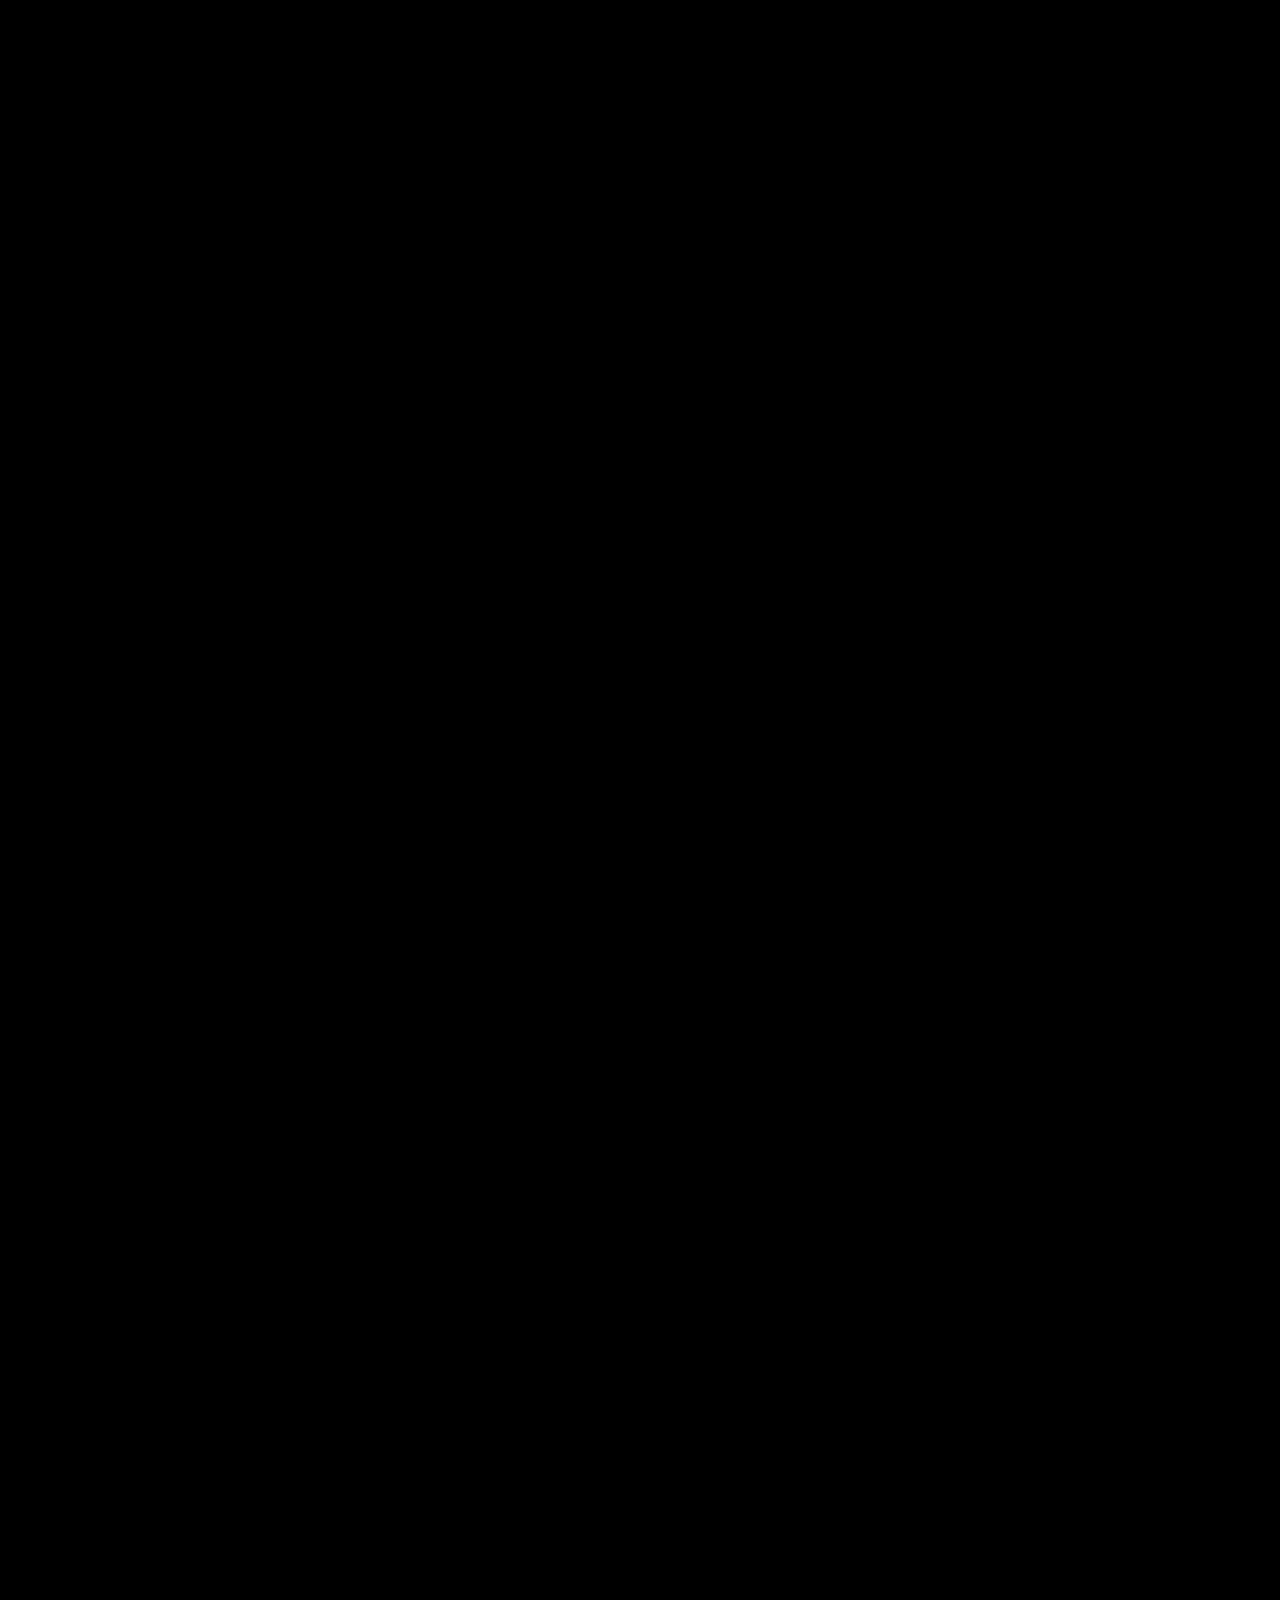
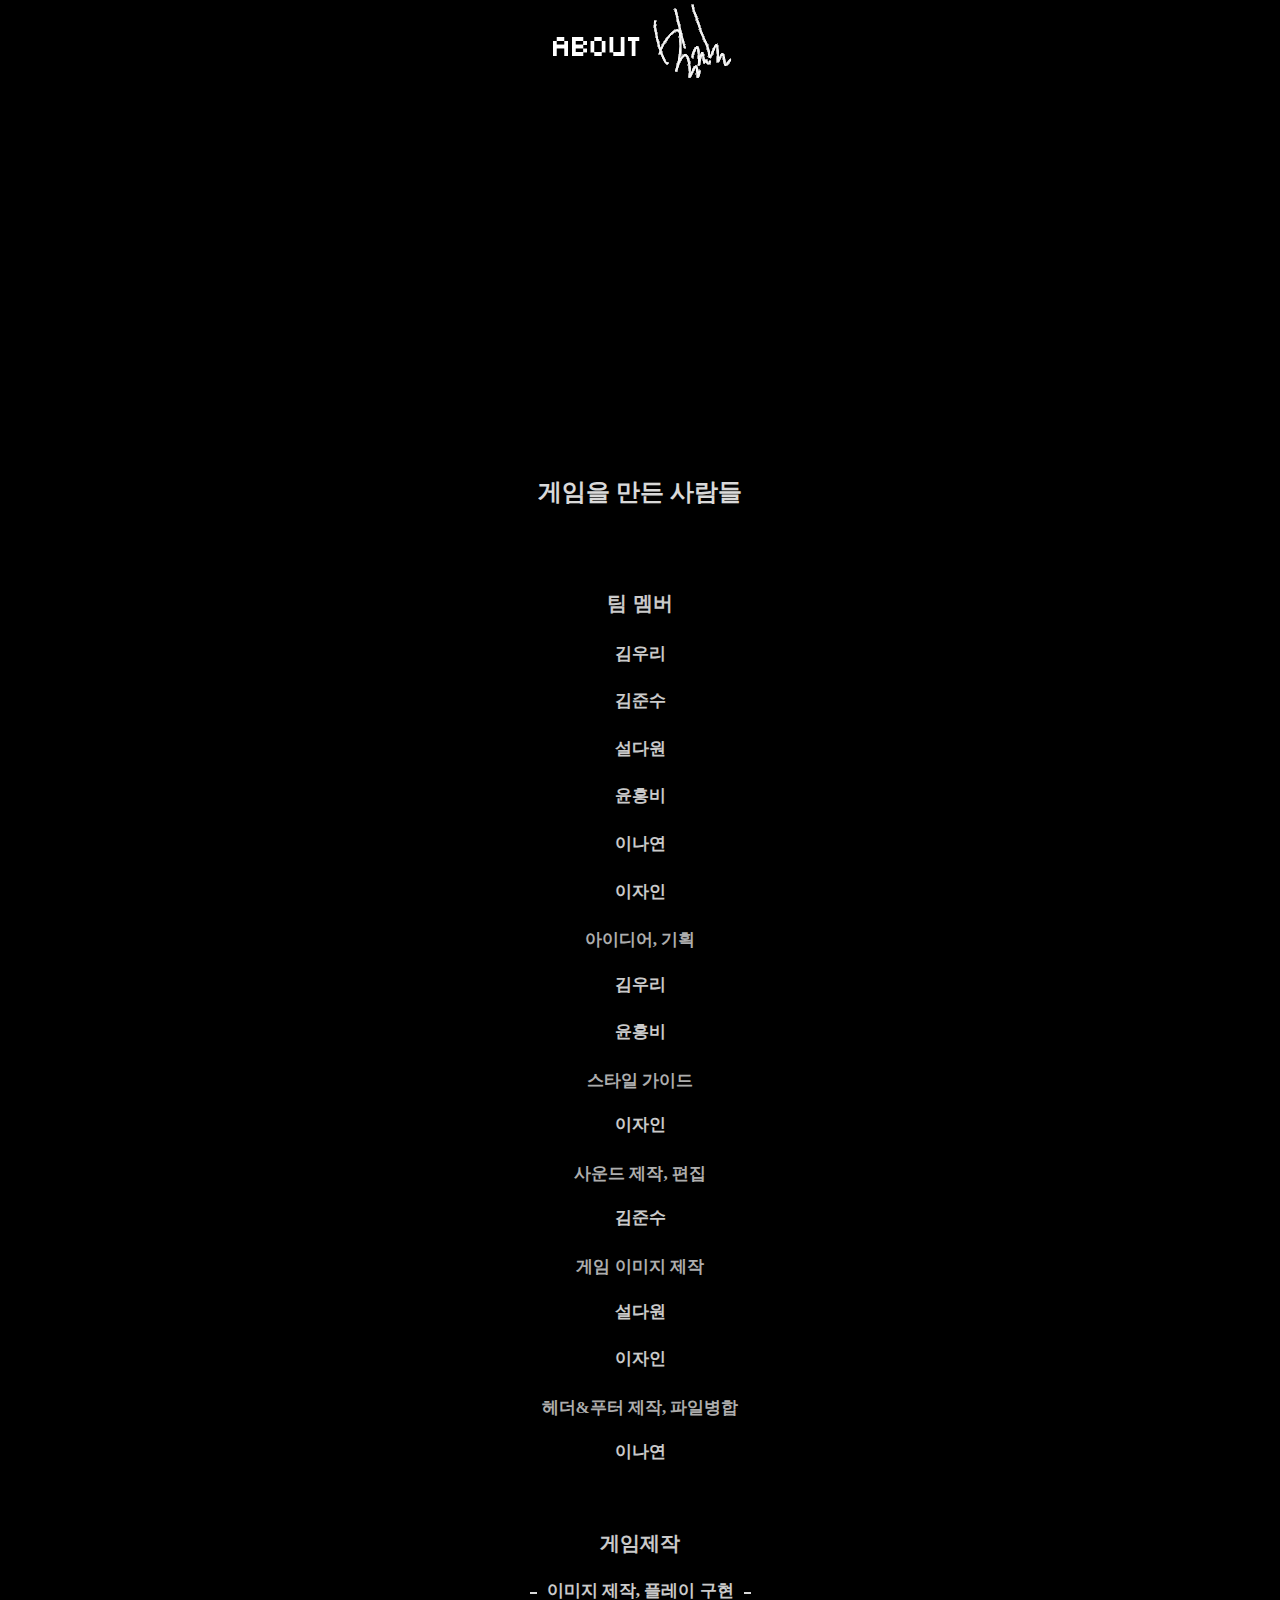
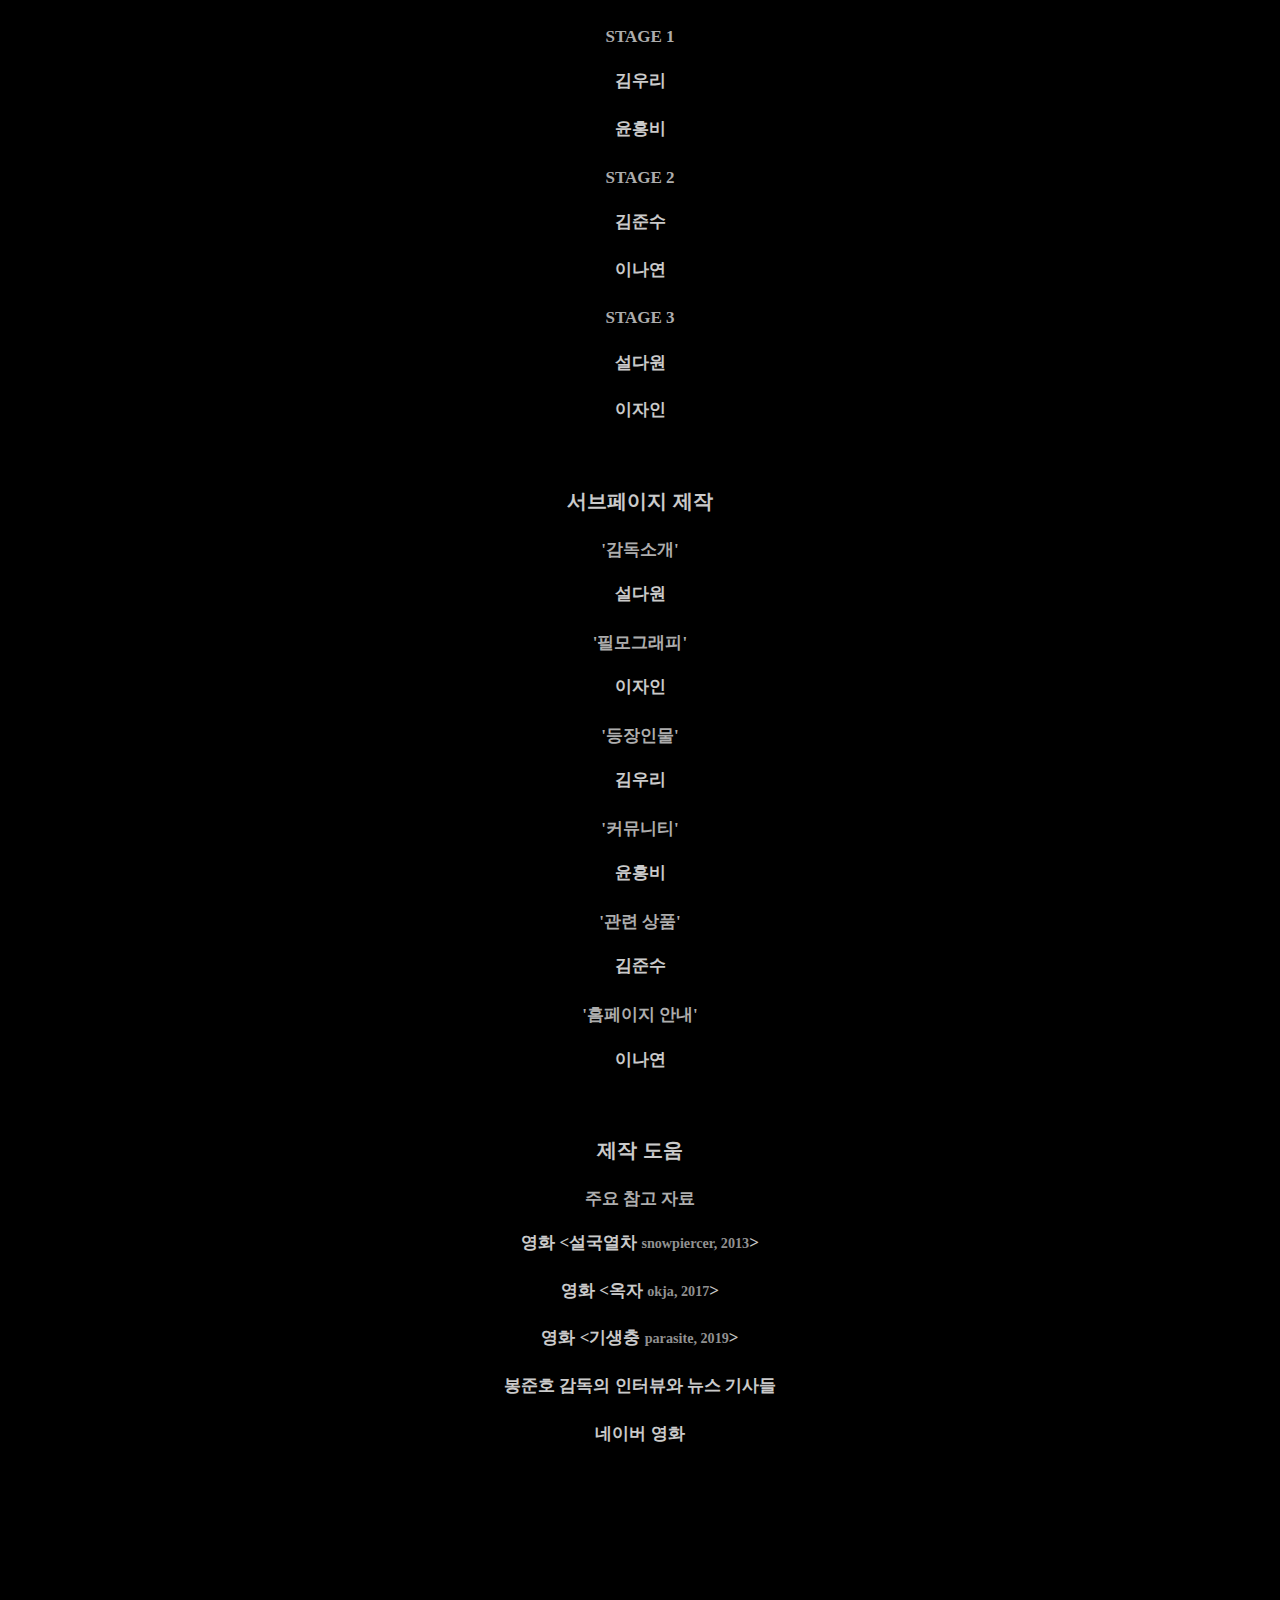
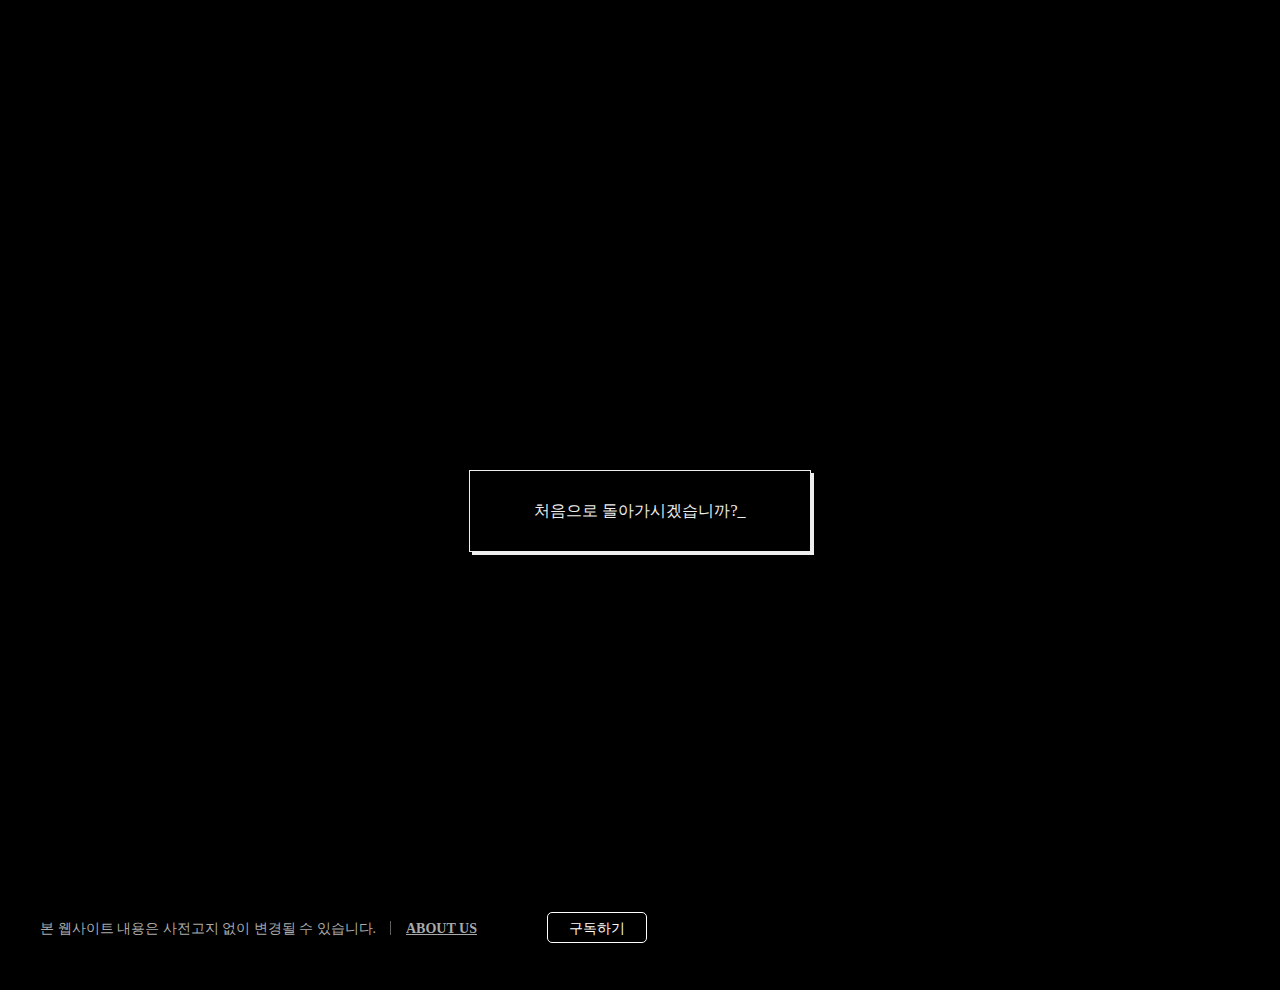
<file: 06/aboutus.html>
<!DOCTYPE html>
<html lang="ko">
<head>
    <meta charset="UTF-8">
    <meta name="viewport" content="width=device-width, initial-scale=1.0, minimum-scale=1.0, maximum-scale=1.0">
    <link rel="shortcut icon" href="img/favicon_32x32.png" type="image/x-icon"/>
	<link rel="icon" href="img/favicon_32x32.png" type="image/x-icon">
    <title>ABOUT_______</title>
    
    <link rel="stylesheet" href="../common/css/basic.css">
    <link rel="stylesheet" href="css/about.css">
    <!--    AOS-->
    <link rel="stylesheet" href="css/aos.css" />
    <!--    WOW-->
    <link rel="stylesheet" href="../common/css/animate.css" />
    
    <script type="text/javascript" src="../common/js/jquery-3.4.1.min.js"></script>
    <script>
        $(function(){
            $("header").load("../common/head.html");
            $("footer").load("../common/foot.html");
        });
    </script>
    <script type="text/javascript" src="js/about.js"></script>
    <!--    WOW.js-->
    <script type="text/javascript" src="../common/js/wow.min.js"></script>
</head>

<body>
   
<header></header>
   
<!-- 내용 넣기 예시-->
<div class="content">
    <div class="page-title wow fadeInUp animated">
        <h3 class="page-tit">ABOUT US</h3>
        <h4 class="page-sub the-game">게임에 대해서</h4>
    </div>
    
    <article class="artcle1">
        <div class="sec about-the-game">
            <div class="gm g-part1">
                <img class="gm_img gm_g aos-item" src="img/img_game_stg1.png" alt="게임 스테이지1" data-aos="fade-up">
                <img class="gm_img gm_m aos-item" src="img/img_movie_snowpiercer.jpg" alt="설국열차" data-aos="fade-up" data-aos-delay="300">
                <div class="gm_info" data-aos="fade-up" data-aos-delay="100">
                    <p>홈 화면에서 실행할 수 있는 세 스테이지의 게임은 <br>영화 속 장면들을 다시 게임 화면으로 옮겨와, <br>영화의 내용을 간단한 게임으로 구현하여 <br>영화를 다양한 방식으로 즐길 수 있도록 했습니다.</p>
                </div>
            </div>
            <div class="gm g-part2">
                <img class="gm_img gm_g aos-item" src="img/img_game_stg2.png" alt="게임 스테이지2" data-aos="fade-up">
                <img class="gm_img gm_m aos-item" src="img/img_movie_okja.jpg" alt="옥자" data-aos="fade-up" data-aos-delay="300">
                <div class="gm_info" data-aos="fade-up" data-aos-delay="100">
                    <p>게임을 시작하면 <br class="mo">우리는 영화 속 주인공이 된 것 처럼 <br class="mo">적을 해치우거나, <br>위험에서 벗어나기 위해 <br class="mo">달려서 목적지까지 도달해야만 합니다.</p>
                </div>
            </div>
            <div class="gm g-part3">
                <img class="gm_img gm_g aos-item" src="img/img_game_stg3.png" alt="게임 스테이지3" data-aos="fade-up">
                <img class="gm_img gm_m aos-item" src="img/img_movie_parasite.jpg" alt="기생충" data-aos="fade-up" data-aos-delay="100">
                <div class="gm_info" data-aos="fade-up" data-aos-delay="100">
                    <p>영화 속 주인공을 지켜보면서 느꼈을 긴박함을 <br>게임을 하면서 더 실감나게 체험하게 됩니다.</p>
                    <p>홈페이지의 여러 기능들을 통해 <br>영화를 보고, 게임을 하면서 배가 된 즐거움을 <br>여러 사람과 함께 나눠보세요.</p>
                </div>
            </div>
        </div>
    </article>
    
    <article class="artcle2">
        <h4 class="roll-start"><img src="img/logo_ex.png" alt="ABOUT_봉준호"></h4>
        <h4 class="page-sub makers">게임을 만든 사람들</h4>
        <div class="sec makers-roll">
            <div class="rolling member">
                <p class="strong">팀 멤버</p>
                <p>김우리</p>
                <p>김준수</p>
                <p>설다원</p>
                <p>윤홍비</p>
                <p>이나연</p>
                <p>이자인</p>
            </div>
            <div class="rolling main">
                <p class="part">아이디어, 기획</p>
                <p>김우리</p>
                <p>윤홍비</p>
                <p class="part">스타일 가이드</p>
                <p>이자인</p>
                <p class="part">사운드 제작, 편집</p>
                <p>김준수</p>
                <p class="part">게임 이미지 제작</p>
                <p>설다원</p>
                <p>이자인</p>
                <p class="part">헤더&푸터 제작, 파일병합</p>
                <p>이나연</p>
            </div>
            <div class="rolling main">
                <p class="strong">게임제작</p>
                <p class="subtit">이미지 제작, 플레이 구현</p>
                <p class="part">STAGE 1</p>
                <p>김우리</p>
                <p>윤홍비</p>
                <p class="part">STAGE 2</p>
                <p>김준수</p>
                <p>이나연</p>
                <p class="part">STAGE 3</p>
                <p>설다원</p>
                <p>이자인</p>
            </div>
            <div class="rolling subpage">
                <p class="strong">서브페이지 제작</p>
                <p class="part">'감독소개'</p>
                <p>설다원</p>
                <p class="part">'필모그래피'</p>
                <p>이자인</p>
                <p class="part">'등장인물'</p>
                <p>김우리</p>
                <p class="part">'커뮤니티'</p>
                <p>윤홍비</p>
                <p class="part">'관련 상품'</p>
                <p>김준수</p>
                <p class="part">'홈페이지 안내'</p>
                <p>이나연</p>
            </div>
            <div class="rolling comment">
                <p class="strong">제작 도움</p>
                <p class="part">주요 참고 자료</p>
                <p>영화 &lt;설국열차 <small>snowpiercer, 2013</small>&gt;</p>
                <p>영화 &lt;옥자 <small>okja, 2017</small>&gt;</p>
                <p>영화 &lt;기생충 <small>parasite, 2019</small>&gt;</p>
                <p>봉준호 감독의 인터뷰와 뉴스 기사들</p>
                <p>네이버 영화</p>
                <p class="final">2020년 7월 끝.</p>
            </div>
            <!--
            1. 팀원
            2. 아이디어,기획 : 우리, 홍비
            3. 스타일 가이드 : 자인
            4. 게임 제작(STAGE1, STAGE2, STAGE3)
            5. 서브페이지 제작 (감독소개, 필모그래피, 안내서, 등장인물, 커뮤니티, 관련 상품)
            6. 제작 도움, 참고 자료, 끝
            -->
        </div>
        <div class="gradientBox"><div class="grad gradientUp"></div><div class="grad gradientDown"></div></div>
    </article>
    <div class="gotoFirst"><a href="../index.html">처음으로 돌아가시겠습니까?<span>_</span></a></div>
</div>
   
<footer></footer>

<script src="js/aos.js"></script>
<script>
    AOS.init({
        duration: 650
    });
</script>
</body>
</html>
</file>
<file: common/css/basic.css>
@font-face {
    font-family: 'vhs font';
    src: url('VCR_OSD_MONO_1.001.ttf') format('truetype');
    font-weight: normal;
    font-style: normal;
}

@charset "UTF-8"
    
html, body, header, footer,
ul, li, p, span, b, strong, ins, sub, sup,
h1, h2, h3, h4, h5, h6,
a, button, input, form, ul, li {margin: 0; padding: 0;}
a, button, input, form, fieldset {border: 0; outline: none; background: transparent; text-decoration: none}
button, input, form, fieldset {font-family: 'NanumSquare', 'sans-serif';}
ul, li{list-style: none;}
body {
    font-family: 'NanumSquare', 'sans-serif';
    font-weight: normal;
    font-size: 16px;
    background: black;
    -ms-overflow-style: none; /* IE and Edge */
    scrollbar-width: none; /* Firefox */
}
body::-webkit-scrollbar {
        display: none; /* Chrome, Safari, Opera*/
    }

/* COMMON CSS */
body {color: white;}

.page-tit {font-family: 'vhs font'; font-size: 100px; text-align: center; margin-top: 250px; margin-bottom: 20px;}
.page-sub {font-size: 24px; text-align: center; margin-top: 20px; margin-bottom: 20px;}


/* 헤더 HEADER */
.head {
    width: 1500px; height: 100px;
    margin: 0 auto;
    z-index: 999;
    position: fixed;
    top: 0; left: 0; right: 0;
    opacity: 1;
    font-size: 17px;
    transition: top 0.5s ease-in-out, opacity 0.6s ease;
}
.header-up {opacity: 0; top: -100px;}
.nav {width: calc(100% - 300px); height: 100px; top: 0; float: right;}
.nav ul {width: 100%; margin: 30px auto 0;}
.nav ul li {width: 16.666%; text-align: center; float: left;}
.nav ul li a {color: white; text-decoration: none;}
.nav ul li span+span {display: none;}
.nav ul li:hover span+span {display: block; color: #aaa}
.logo {display: block; height: 80px; width: 200px; float: left; margin: 5px auto; background: url('../img/logo_ex.png') no-repeat center; cursor: pointer;}

/* 모바일 nav-menu btn 추가 */
.nav-btn {display: none; z-index: 999;}
/* 헤더 HEADER 끝// */
.page-tit {
    font-family: 'vhs font';
    font-size: 100px;
    text-align: center;
    margin-top: 250px;
    margin-bottom: 20px;
    color: white;
    text-transform: uppercase;
}
.page-sub {
    font-size: 24px;
    text-align: center;
    margin-top: 20px;
    margin-bottom: 20px;
    color: white;
}

.game {display: block; margin: 0 auto; margin-top: 0; height: 100vh; width: 1500px;}

/* 푸터 FOOTER */
.foot {
    width: 1500px; height: 70px; margin: 0 auto;
    z-index: 9999; font-size: 0;
}
.foot .col1 {
    display: inline-block;
/*    width: 80%;*/
    height: 100%;
    text-align: left;
}
.foot .col1 span {
    color: #aaa;
    font-size: 14px;
    position: relative;
}
.foot .col1 span:after {
    content: "";
    display: inline-block;
    width: 1px;
    height: 1em;
    background-color: #5f5f5f;
    position: absolute;
    right: -15px;
    top: 0px;
}
.foot .col1 a {
    color: #aaa;
    font-size: 14px;
    font-weight: bold;
    margin-left: 30px;
    text-decoration: underline;
    cursor: pointer;
}
.foot .col2 {
    display: inline-block;
    width: 20%;
/*    height: 100%;*/
    text-align: center;
}
input.sub {
    color: white;
    font-size: 14px;
    width: 100px;
    height: 2.2em;
    background: black;
    border: 1px solid white;
    border-radius: 5px;
    line-height: 2.2;
}
    /* 구독 폼 */
.subscribe {
    width: 410px;
    height: 310px;
    text-align: center;
    position: fixed;
    right: calc(50vw - 750px);
    bottom: -320px;
    z-index: 10000;
    background: black;
    border: 1px solid white;
    border-radius: 5px 5px 0px 0px;
}
.closeX {
    cursor: pointer;
    position: absolute;
    left: 20px;
    top: 20px;
    width: 18px;
    height: 18px;
}
.closeX span {
    display: block;
    width: 20px;
    height: 4px;
    background: white;
    
    -webkit-transform: rotate(-45deg) translate(-5px, 4px);
    transform: rotate(-45deg) translate(-5px, 4px);
}
.closeX span+span {
    -webkit-transform: rotate(45deg) translate(1px, 2px);
    transform: rotate(45deg) translate(1px, 2px);
}

.subscribe .form {
    width: 90%;
    height: 80%;
    margin: 50px auto 0;
    font-size: 16px;
    color: white;
}
.subscribe .form .formTit {
    font-size: 20px;
    font-weight: bold;
    margin-bottom: 20px;
}
.subscribe .form label {
    display: block;
    color: #ddd;
    margin-top: 12px;
    line-height: 1.3;
}
.howtosubscribe {
    text-align: left;
    font-weight: normal;
}
.howtosubscribe span {
    display: block;
    margin-top: 8px;
}
.form input[type=email] {
    font-size: 16px;
    color: black;
    
    display: block;
    width: 100%;
    height: 30px;
    padding: 7px 10px;
    box-sizing: border-box;
    border-radius: 3px;
    background: white;
    margin-top: 20px;
}
.form input[type=submit] {
    font-size: 17px;
    font-weight: bold;
    color: white;
    line-height: 1;
    
    width: 150px;
    height: 2.5em;
    padding: 12px;
    background: black;
    border: 1px solid white;
    border-radius: 5px;
    margin: 20px auto 0;
}

.navigator {
    display: none;
    position: fixed;
    top: calc(50vh - 40px);
    right: 1vw;
    width: 30px;
    height: 30px;
}
.page-top,
.page-end {
    display: block;
    position: fixed;
    cursor: pointer;
    font-size: 30px;
    z-index: 99999;
    opacity: 0.8;
}
.page-top:hover,
.page-end:hover {
    opacity: 1;
}
.page-top {
    top: calc(50vh - 30px);
}
.page-end {
    top: calc(50vh + 30px);
}
/* 푸터 FOOTER 끝// */

/* index - 모바일 화면 */
.mobile-index-wrap {display: none;}

/*--- 1500px 이상 ---*/
@media all and (min-width: 1500px) {}


@media all and (min-width: 1202px) and (max-width: 1499px) {

    /* 헤더 HEADER, 푸터 FOOTER */
    .head {
        width: 1200px;
    }

    .foot {
        width: 1200px;
    }

    .subscribe {
        right: calc(50vw - 600px);
    }

    /* 헤더 HEADER, 푸터 FOOTER 끝//  */


}


@media all and (min-width: 902px) and (max-width: 1201px) {
    /*모바일 타이틀*/
    .page-tit {
        font-size: 10vw;
        margin-top: 100px;
    }
    .page-sub {
        font-size: 5.5vw;
    } /*모바일 타이틀*/
    
    /* 헤더 HEADER, 푸터 FOOTER */
    .head {
        width: 900px;
    }

    .logo {
        display: block;
        height: 50px;
        width: 150px;
        border-radius: 50%;
        float: left;
        margin: 10px auto;
        background-size: 150px;
    }

    .nav {
        width: calc(100% - 200px);
        height: 100px;
        top: 0;
        float: right;
        font-size: 14px
    }

    .foot {
        width: 900px;
    }

    .subscribe {
        right: calc(50vw - 450px);
    }

    /* 헤더 HEADER, 푸터 FOOTER 끝//  */


}


/*--- mobile 모바일, tablet 태블릿 ---*/
@media all and (max-width: 901px) {
    /*모바일 타이틀*/
    .page-tit {
        font-size: 13vw;
        margin-top: 100px;
    }
    .page-sub {
        font-size: 5.5vw;
    } /*모바일 타이틀*/
    
    /* 헤더 HEADER */
    .head {
        width: 100%;
        height: 0;
    }

    .logo {
        opacity: 0;
        position: absolute;
        z-index: 101;
        width: 110px;
        left: 7vw;
        top: 0vh;
        background-size: contain;
        transition: opacity 0.7s ease-in-out;
    }

    .logo.opened {
        opacity: 1;
    }

    .nav {
        display: block;
        width: 70.1vw;
        height: 100vh;
        background: rgba(42, 42, 42, 0.95);
        position: absolute;
        left: -70%;
        transition: left 0.7s ease-in-out;
    }

    .nav.opened {
        left: 0;
        z-index: 100;
        position: fixed;
    }

    .nav ul {
/*        margin-left: 10%;*/
        margin-top: 25vh;
    }

    .nav ul li {
        clear: both;
        display: block;
        width: 55vw;
        margin-bottom: 5vh;
    }

    .nav ul li span + span {
        display: block;
        color: #aaa;
    }

    .nav-btn {
        display: block;
        width: 36px;
        height: 36px;
        position: fixed;
        left: 20px;
        top: 20px;
        transition: left 0.7s ease-in-out;
    }

    .nav-btn.close {
        left: calc(70vw - 56px);
    }

    .nav-btn span {
        display: block;
        margin-top: 8px;
        width: 34px;
        height: 4px;
        background: #fff;
        opacity: 1;
        transition: transform 0.5s, opacity 0.3s;
    }

    .nav-btn.close span:nth-of-type(1) {
        width: 38px;
        transform: rotate(135deg) translate(12px, -11px);
        -webkit-transform: rotate(135deg) translate(12px, -11px);
    }

    .nav-btn.close span:nth-of-type(2) {
        opacity: 0;
        display: none;
    }

    .nav-btn.close span:nth-of-type(3) {
        width: 38px;
        transform: rotate(-135deg) translate(-3px, -3px);
        -webkit-transform: rotate(-135deg) translate(-3px, -3px);
    }

    /* 헤더 HEADER 끝//  */

    .container {
        position: absolute;
        /*모바일 환경 영상 CSS*/
    }

    /* 푸터 FOOTER */
    .foot {
        width: 100%;
        z-index: 99;
    }

    .foot .col1 span:after,
    .foot .col2,
    .closeX,
    .subscribe .form label {
        display: none;
    }

    .foot .col1 {
        display: block;
        width: 100%;
        height: 15vh;
        min-height: 80px;
        padding: 18px 8vw 25px;
        box-sizing: border-box;
        background: black;
    }

    .foot .col2 {
        text-align: left;
    }

    .foot .col1 span,
    .foot .col1 a {
        display: block;
        color: white;
        font-size: 12px;
        margin-left: 0;
        line-height: 1.8;
    }

    .foot .col1 a {
        display: inline-block;
    }

    .subscribe {
        display: block;
        width: 100%;
        height: auto;
        position: relative;
        bottom: 0;
        right: 0;
        border: none;
        border-radius: 0;
        z-index: 9;
    }

    .subscribe:after {
        content: "";
        display: block;
        width: 90%;
        height: 1px;
        margin: 0 auto;
        background: white;
    }

    .subscribe .form {
        font-size: 14px;
        padding: 20px 0;
    }

    .subscribe .form .formTit {
        font-size: 1.3em;
        margin-bottom: 14px;
    }

    .form input[type=email] {
        display: inline-block;
        width: 65%;
        height: 2em;
        font-size: 14px;
        margin-top: 0;
    }

    .form input[type=submit] {
        display: inline-block;
        width: 25%;
        height: 2em;
        font-size: 14px;
        margin-top: 0;
        margin-left: 3%;
        padding: 0;
    }
    
    /* 푸터 FOOTER 끝//  */
    
    
    /* index - 모바일 화면 */
    .container {display: none;}
    .mobile-index-wrap {display: block; width: 100%; height: 100vh;}
    .mobile-index-wrap .m-video{width: 100%; height: 100%; overflow: hidden; position: absolute; top: 0; left: 0; background: url(../../common/img/index_loop.gif) no-repeat 50% 60% /cover; z-index: 98;
    }
    .mobile-index-wrap .exception {position: absolute; top: 43vh; width: 100%; text-align: center; color: #efefef; font-size: 4vw; line-height: 1.5; font-weight: bold; z-index: 99;
    animation: Xmessage 0.35s infinite alternate ease-in-out;
    }
    @keyframes Xmessage {
        0% { opacity: 1; }
        100% { opacity: 0; }
    }

}
</file>
<file: 01/css/style.css>
/*본문*/

.bongbong {
	margin-bottom: 70px;
}
.bong{
    width: 90vw;
	max-width: 1322px;
	height: 300px;
	margin: 0 auto;
}
.bongbong p{
	width: 65%;
	float: right;
	line-height: 1.6;
	margin-top: 20px;
	margin-right: 55px;
}
figure.bonbon {
	text-align: center;
  float: left;
  font-family: 'Raleway', Arial, sans-serif;
  position: relative;
  overflow: hidden;
  margin: 10px;
  min-width: 220px;
  max-width: 310px;
  max-height: 220px;
  width: 100%;
  background: #000000;
  color: #ffffff;
  box-shadow: 0 0 5px rgba(0, 0, 0, 0.15);
}

figure.bonbon * {
  -webkit-box-sizing: border-box;
  box-sizing: border-box;
  -webkit-transition: all 0.45s ease-in-out;
  transition: all 0.45s ease-in-out;
}

figure.bonbon img {
  max-width: 100%;
  position: relative;
  opacity: 1;
}

figure.bonbon figcaption {
  position: absolute;
  top: 20px;
  left: 20px;
  right: 20px;
  bottom: 20px;
  border: 1px solid white;
  border-width: 0 1px;
}

figure.bonbon .bong1 {
  overflow: hidden;
  -webkit-transform: translateY(-50%);
  transform: translateY(-50%);
}

figure.bonbon .bong2 {
  overflow: hidden;
  -webkit-transform: translateY(50%);
  transform: translateY(50%);
  position: absolute;
  width: 100%;
  bottom: 0;
}

figure.bonbon h3,
figure.bonbon p {
  display: table;
  margin: 0 auto;
  padding: 0 10px;
  position: relative;
  text-align: center;
  width: auto;
  text-transform: uppercase;
  font-weight: 400;
}

figure.bonbon h3 span,
figure.bonbon p span {
  font-weight: 800;
}

figure.bonbon h3:before,
figure.bonbon p:before,
figure.bonbon h3:after,
figure.bonbon p:after {
  position: absolute;
  display: block;
  width: 1000%;
  height: 1px;
  content: '';
  background: white;
}

figure.bonbon h3:before,
figure.bonbon p:before {
  left: -1000%;
}

figure.bonbon h3:after,
figure.bonbon p:after {
  right: -1000%;
}

figure.bonbon h3:before,
figure.bonbon h3:after {
  top: 50%;
}

figure.bonbon p {
  font-size: 0.8em;
  font-weight: 500;
}

figure.bonbon p:before,
figure.bonbon p:after {
  bottom: 50%;
}

figure.bonbon a {
  left: 0;
  right: 0;
  top: 0;
  bottom: 0;
  position: absolute;
  z-index: 1;
}

figure.bonbon:hover img,
figure.bonbon_hover img {
  opacity: 0.35;
  -webkit-transform: scale(1.15);
  transform: scale(1.15);
}


.content img{
	width: 600px;
	height: 120%;
	float: right;
}
.moile-only {
	display: none;
}


@media all and (min-width: 902px) and (max-width: 1201px){
	.bong {
		width: 100%;
		margin-bottom: 15vh;
		padding: 2vw;
		box-sizing: border-box;
	}
	figure.bonbon {
		max-width: 35%;
	}
	.bongbong p {
		width: 50%;
	}
}

@media all and (max-width: 901px){
	
	.bong {
		width: 100%;
		height: auto;
		margin-bottom: 15vh;
		padding: 2vw;
		box-sizing: border-box;
	}
	.bong:last-child {
		margin-bottom: 0;
	}
	figure.bonbon,
	.bongbong p {
		clear: both;
		display: block;
		float: none;
	}
	figure.bonbon {
		max-width: 90vw;
		margin: 30px auto;
	}
	.bongbong p {
		width: 90vw;
		margin: 0 auto;
	}
	.bongbong .notthis {
		display: none;
	}
	.bongbong .last {
		margin-top: 15vh;
	}
	.moile-only {
		display: block;
	}
    .subscribe {
        background-color: transparent;
    }
}
</file>
<file: 04/css/style.css>
.movie {
    font-family: 'vhs font';
}

body {

    margin: 0 auto;
    color: #fff;

}



/*핫클립*/
.main_hot_clip {
    padding: 78px 0;
}

.main_hot_clip .hc_movie {
    position: relative;
    height: 580px;
    background: #000;
    overflow: hidden;
}

.main_hot_clip .hc_big_img {
    position: absolute;
    left: 50%;
    width: 1920px;
    transform: translate(-50%, 0);
    opacity: 0;
    z-index: 0;
    transition: opacity .5s;
    ;
}

.main_hot_clip .hc_big_img.hover {
    opacity: 1;
    z-index: 1;
    transition: opacity .5s;


}
.movie .movie_detail .hover{
    transition: all 1s;
}
.main_hot_clip .hc_big_img::before {
    content: '';
    position: absolute;
    top: 0;
    bottom: 0;
    left: 0;
    display: block;
    width: 400px;
    background-image: linear-gradient(to right, rgba(0, 0, 0, 1) 20%, rgba(0, 0, 0, 0));
    z-index: 3;
}

.main_hot_clip .hc_big_img::after {
    content: '';
    position: absolute;
    top: 0;
    bottom: 0;
    right: 0;
    display: block;
    width: 400px;
    background-image: linear-gradient(to right, rgba(0, 0, 0, 0) 20%, rgba(0, 0, 0, 1));
    z-index: 1;
}

.main_hot_clip .hc_img_box {
    position: relative;
    z-index: 1;
}

.main_hot_clip .hc_img_box::before {
    content: '';
    position: absolute;
    top: 0;
    bottom: 0;
    left: 0;
    right: 0;
    display: block;
    background: rgba(0, 0, 0, .4);
    z-index: 1;
}

.main_hot_clip .hc_img_box::after {
    content: '';
    position: absolute;
    top: 288px;
    bottom: 0;
    left: 0;
    right: 0;
    display: block;
    background-image: linear-gradient(rgba(0, 0, 0, 0), rgba(0, 0, 0, .8));
}

.main_hot_clip .hc_img_box .img01{
    width: 100%;
    transform: translate(0%, -18%);
}
.main_hot_clip .hc_img_box .img02{
    width: 100%;
    transform: translate(0%, -12%)
}
.main_hot_clip .hc_img_box .img03{
    width: 100%;   
        transform: translate(8%, -40%);
}

.main_hot_clip .hc_title_box {
    position: absolute;
    top: 182px;
    left: 0;
    right: 0;
    text-align: center;
    z-index: 5;
}

.main_hot_clip .hc_title_box .txt_box {
    margin-top: 36px;
    line-height: 1;
    color: #fff;
}

.main_hot_clip .hc_title_box .title {
    padding-bottom: 15px;
    font-size: 50px;
    font-family: nanumEB, '맑은 고딕', 'Malgun Gothic', 'Helvetica', 'Apple SD Gothic Neo', AppleGothic, '돋움', Dotum, '굴림', Gulim, Helvetica, sans-serif;
}

.main_hot_clip .hc_title_box .info_txt {
    font-size: 18px;
    font-weight: 200;
}

.main_hot_clip .hc_thumb {
    position: absolute;
    bottom: 40px;
    left: 0;
    right: 0;
    text-align: center;
    z-index: 5;
    font-size: 0;
    line-height: 1;
}

.main_hot_clip .hc_thumb .hc_thumb_box {
    position: relative;
    margin-left: 20px;
    display: inline-block;
    width: 220px;
    height: 84px;
    vertical-align: top;
    cursor: pointer;
}

.main_hot_clip .hc_thumb .hc_thumb_box:first-child {
    margin-left: 0;
}

.main_hot_clip .hc_thumb .hc_thumb_box::before {
    content: '';
    position: absolute;
    top: 0;
    bottom: 0;
    left: 0;
    right: 0;
    background: rgba(0, 0, 0, .6);
    z-index: 1;
}

.main_hot_clip .hc_thumb .hc_thumb_box.hover:after {
    content: '';
    position: absolute;
    top: 0;
    bottom: 0;
    left: 0;
    right: 0;
    background: rgba(208, 92, 85, .7);
    z-index: 2;
}

.main_hot_clip .hc_thumb .hc_thumb_box .txt {
    position: absolute;
    top: 50%;
    left: 0;
    right: 0;
    font-size: 17px;
    color: #fff;
    z-index: 3;
    transform: translate3d(0, -50%, 0);
    margin: 0 20px;
    line-height: 20px;
}

.hc_movie .hc_vod_area {
    position: absolute;
    top: 0;
    bottom: 0;
    left: 0;
    right: 0;
    display: none;
    text-align: center;
    background: #000;
    z-index: 10;
}

.hc_movie.vod_active .hc_vod_area {
    display: block;
}

.hc_movie .hc_vod_area video {
    display: inline-block;
    vertical-align: top;
}

.hc_movie .hc_vod_area .btn_close {
    margin: 20px 0 0 20px;
    display: inline-block;
    vertical-align: top;
}

input[id*="popup"],
input[id*="popup1"],
input[id*="popup2"] {
    display: none;
}

input[id*="popup"] + label {
    display: inline-block;
    padding: 19px 24px;
    border-radius: 100%;
    background: transparent;
    color: #fff;
    margin: 0% 22%;
    cursor: pointer;
}

input[id*="popup"] + label + div {
    position: fixed;
    top: 0;
    left: 0;
    width: 100%;
    height: 100%;
    z-index: 100;
}

input[id*="popup"] + label + div > div {
    position: absolute;
    top: 50%;
    left: 50%;
    transform: translate(-50%, -150%);
    width: 700px;
    height: 400px;
    background: #fff;
    z-index: 2;
}

input[id*="popup"] + label + div > div > label {
    position: absolute;
    top: 0%;
    right: 0;
    transform: translate(40%, -40%);
    padding: 20px;
    background: #dd5347;
    border-radius: 100%;
    z-index: 2;
}

input[id*="popup"] + label + div > label {
    position: absolute;
    top: 0;
    left: 0;
    width: 100%;
    height: 100%;
    background: rgba(0, 0, 0, .9);
    z-index: 1;
}

input[id*="popup"] + label + div {
    opacity: 0;
    visibility: hidden;
    transition: all 1s;
}

input[id*="popup"]:checked + label + div {
    opacity: 1;
    visibility: visible;

}


/*별점 미디어쿼리 ===================
============================================*/
@media all and (max-width:900px) {
    .main_hot_clip .hc_big_img {
    position: absolute;
    left: 50%;
    width: 700px;
    }
    .main_hot_clip .hc_title_box {
    position: absolute;
    top: 100px;
}
.main_hot_clip .hc_title_box .title {
    padding-bottom: 15px;
    font-size: 30px;

}

    input[id*="popup"] + label + div > div {
        top: 132%;
        width: 400px;
        height: 300px;
        background: #000;
        z-index: 2;
    }

    input[id*="popup2"] + label + div > div {
     top: 132%;
    }

    iframe {
        position: absolute;
        top: 100%;
        left: 50%;
        transform: translate(-50%, -150%);
        width: 400px;
        height: 300px;
        background: #fff;
        z-index: 2;
    }
    .main_hot_clip .hc_thumb .hc_thumb_box {
        height: 52px;
        margin-left: 0;
    }
    .main_hot_clip .hc_thumb .hc_thumb_box::before{
        border: 1px solid #fff;
    }
    .main_hot_clip .hc_thumb .hc_thumb_box img {
     display: none;
    }
    .main_hot_clip .hc_img_box .img03{
        transform: translate(0%, 0%);
    }
     .main_hot_clip .hc_img_box .img02{
        transform: translate(0%, 0%);
    }
    .main_hot_clip .hc_img_box .img01{
         transform: translate(0%, 0%);
    }
}
</file>
<file: 04/css/movie.css>
/** 본문 **/


.movie h4,h3,
strong {
    color: #fff;
    font-family: 'NanumSquare', 'sans-serif';

}
.movie ul{
    margin: 0;
    padding: 0;
}
textarea{
    color: #fff;
     background: #000;
}
a {
    list-style: none;
    text-decoration: none;
}

/* 공통클래스 */
.movie .txt_bar {
    display: inline-block;
    width: 1px;
    height: 20px;
    background-color: #fff;
    vertical-align: top
}

.movie .tit_movie {
    display: inline-block;
    font-size: 16px;
    font-weight: normal
}

.num_count {
    float: left;
    padding-left: 5px;
    color: #989898
}
.movie .paging_comm .inner_paging {
    display: inline-block
}

/* 본문 페이징 */
.movie .paging_popcorn {
    position: relative;
    width: 100%;
    max-width: 960px;
    height: 28px;
    margin: 0 auto;
    padding-top: 16px;
    border-top: 2px solid #f5f5f5;
    text-align: center
}

.movie .paging_popcorn .inner_paging {
    display: inline-block;
    overflow: hidden
}

.movie .paging_popcorn .link_page {
    display: inline-block;
    min-width: 26px;
    height: 26px;
    margin: 0 5px;
    font-size: 14px;
    line-height: 25px;
    text-align: center;
    color: #333;
    vertical-align: top
}

.movie .paging_popcorn a.link_page:hover {
    text-decoration: underline;
    color: #ff382e
}

.movie .paging_popcorn em.link_page {
    border-radius: 13px;
    background-color: #ff382e;
    color: #fff;
    text-decoration: none
}
.movie .paging_popcorn .link_next {
    width: 27px;
    height: 26px;
    margin: 0 0 0 17px
}

/* 별점 common */
.raking_grade {
    display: inline-block;
    line-height: 22px
}

.raking_grade .bg_star {
    display: block;
    float: left;
    width: 106px;
    height: 17px;
    background: url(../img/bg_star.png) no-repeat 0 0
}

.raking_grade .bg_star .inner_star {
    overflow: hidden;
    font-size: 0;
    line-height: 0;
    background-position: 0 -20px;
    text-indent: -9999px
}

.raking_grade .emph_grade {
    float: left;
    padding-left: 10px;
    font-size: 18px;
    line-height: 15px;
    font-weight: bold;
    color: #fff;
}
.raking_grade .txt_grade {
    float: left;
    font-size: 18px;
    line-height: 15px;
    color: #989898
}
.movie input,
textarea {
    -webkit-tap-highlight-color: rgba(0, 0, 0, 0)
}

.movie input[type="search"]::-webkit-search-cancel-button {
    -webkit-appearance: none
}
/* 영화상세 - 메인 */
.movie .movie_detail {
    width: 960px;
    margin: 0 auto;
    padding: 20px 0 0
}


.movie .movie_detail:after {
    display: block;
    clear: both;
    content: ''
}

/* 영화상세 - 내평점 */

.wrap_impression .wrap_write {
    position: relative
}


.wrap_impression .cont_write {
    display: block;
    border: 1px solid #E3E3E3
}
.cont_write .impression_write {
    position: relative;
    height: 115px;
    background: #000;
    color: #888
}
.impression_write .wrap_tf {
    display: block;
    overflow: hidden;
    height: 60px;
    padding: 16px 165px 0 20px
}
.impression_write .link_write {
    display: none
}
.impression_write .tf_impression {
    overflow-y: auto;
    width: 100%;
    height: 100%;
    font-size: 14px;
    line-height: 18px;
    border: 0 none;
    resize: none;
    outline: none
}


.impression_write .lab_impression {
    position: absolute;
    left: 18px;
    top: 16px;
    font-size: 14px
}
.impression_write .num_byte {
    position: absolute;
    left: 15px;
    bottom: 8px;
    font-size: 13px
}

.impression_write .num_byte .num_count {
    display: block
}

.impression_write .btn_submit {
    position: absolute;
    right: 0;
    bottom: 0;
    width: 116px;
    height: 116px;
    font-size: 15px;
    background: #FF0C00;
    color: #fff;
    border-radius: 0
}

.main_detail .menu_netizen {
    padding: 0
}

.menu_netizen .tit_movie {
    display: block;
    margin: 4px 0 21px 0px;
}

.menu_netizen .txt_menu {
    margin-left: 5px;
    color: #989898
}

.menu_netizen .info_menu {
    margin: 5px 0 0 6px
}
.movie .list_review .thumb_append + .desc_review {
    padding-top: 13px
}

/* 영화상세 - 평점 */

.list_review li {
    overflow: hidden;
    width: 100%;
    padding: 16px 0 18px;
    border-top: 2px solid #f5f5f5;
    -webkit-box-sizing: border-box;
    box-sizing: border-box
}

.list_review li:first-child {
    border-top: 0 none
}

.list_review .review_info {
    overflow: hidden;
    position: relative
}

.list_review .review_info .raking_grade {
    padding: 5px 0 0 14px
}


.list_review .review_info .link_review {
    float: left
}

.list_review .review_info .link_profile {
    font-weight: bold;
    color: #fff
}

.list_review  .link_delete {
    display: block;
    position: absolute;
    top: 0;
    right: 0;
    color: #989898
}

.append_review {
    padding-top: 10px;
    font-size: 16px;
    color: #989898
}

.append_review .info_append {
    display: none
}

.append_review .txt_bar {
    display: none;
    height: 12px;
    margin: 4px 12px 0;
    background-color: #f7f7f7
}

.append_review .link_report {
    display: inline-block;
    color: #989898
}

.list_netizen .review_info {
    padding-left: 0
}

.list_netizen .append_review .info_append {
    display: inline-block
}

.list_netizen .append_review .txt_bar {
    display: inline-block
}

.list_master .review_info {
    padding-left: 0
}

.list_master .append_review .info_append {
    display: inline-block
}

.list_master .append_review .link_report {
    display: none
}

/*** h.css 1100 대응 ***/
@media only screen and (min-width:900px) {
    .movie .paging_popcorn {
        max-width: 1100px
    }
    .movie .movie_detail .main_detail {
        width: 810px
    }
}
@media (max-width:899px){
       .movie .movie_detail {
        width: 300px;
    }
    .list_review .review_info .raking_grade {
    padding: 17px 0 0 11px;
}
    .raking_grade .emph_grade{
        font-size: 14px;
        line-height: 0px;
    }
    .raking_grade .txt_grade{
        line-height: 28px;
        font-size: 16px;
    }
}
</file>
<file: 05/css/goods.css>
html, body, header, footer,
ul, li, p, span, b, strong, ins, sub, sup,
a, button, input {margin: 0; padding: 0;}
ul, li{list-style: none;}
body {background: black;
    -ms-overflow-style: none; /* IE and Edge */
    scrollbar-width: none; /* Firefox */
}
body::-webkit-scrollbar {
        display: none; /* Chrome, Safari, Opera*/

    }
header {width: 1500px; height: 100px; margin: 0 auto; position: relative;}
.nav {width: calc(100% - 300px); height: 100px; top: 0; float: right;}
.nav ul {width: 100%; margin: 30px auto 0;}
.nav ul li {width: 16.666%; text-align: center; float: left;}
.nav ul li a {color: white; text-decoration: none;}
.nav ul li span+span {display: none;}
.nav ul li:hover span+span {display: block; color: #aaa}
.logo {height: 80px; width: 200px; border-radius: 50%; float: left; margin: 0px auto; background: url('../img/logo_6.jpg') no-repeat center;}

.game {display: block; margin: 0 auto; margin-top: 0; height: 100vh; width: 1500px;}
.inner {height: 750px; background: grey;}

input.sub {  
  right: 0; width: 80px;
} 

/*
.moveblock {
    position: relative;
    top: 200px;
   width: 100%;
 
   height: 300px;
   opacity: 1;
  
  
 
}
*/
.footer {
    width: 1500px; height: 100px; margin: 0 auto;
    background : blue;
    z-index: 99999;
    position: absolute; bottom: -100px; left: 0;right: 0;
}


@media all and (min-width: 1202px) and (max-width: 1499px){
    header {width: 1200px;}
    
    .footer {width: 1200px;}
}


@media all and (min-width: 1026px) and (max-width: 1201px){
    header {width: 1024px;}
 .nav {width: calc(100% - 200px); height: 100px; top: 0; float: right;}
    .footer {width: 1024px;}
}


@media all and (min-width: 902px) and (max-width: 1025px){
    header {width: 900px;}
    
    .footer {width: 900px;}
   
}


/* mobile 모바일 */
@media all and (max-width: 901px){
    
}
</file>
<file: 05/css/mannual.css>
.goodswrap {
    width: 100%;
    background: black;

}

.s1 {}

.ok {}

.subnav1 {
    display: flex;
    width: 100%;

}

.subnavgrup {
    display: flex;
    width: 100%;
    justify-content: center;
    font-size: 27px;
    text-align: center;
    
    margin: 0;
    padding: 0;
}

.subnavgrup span {
    font-size: 17px;
    line-height: 44px;


}

.subnavgrup li {
    width: 460px;

/*    background:  linear-gradient(391deg, #424242 80%, black);*/
    background:  linear-gradient(391deg, #323232 80%, black);



    /*    border: 1px solid black;*/
    border-radius: 20px 0px 0px 0px;
    cursor: pointer;
/*    color: #fff;*/
    color: #fff;
}
/*
.subnavgrup li:hover {
    background: linear-gradient(391deg, #6d6d6d 80%, black);



}*/

.subnavgrup li:hover,
.subnavgrup li.active {
    background: linear-gradient(391deg, #6d6d6d 80%, black);
}


.active {
    background: #424242;
}

.imgbox {
    position: relative;
    width: 100%;
    background: black;
    height: 100%;

}
.buy10.main {
    display: block;
    }
.s1 {
    right: 0;
    position: relative;
    width: 2000px;
    display: flex;
    justify-content: space-around;
    align-items: center;
    height: 85%;
    transition: right 1s;
}


.flexbox {

    overflow: hidden;
    margin: 0 auto;
    width: 1500px;
    height: 656px;
    position: relative;
    margin-bottom: 300px;
}



.s1 .item.img0 {
    background: url(../img/ok1/goods/ok1.png) no-repeat;
    width: 100%;
    height: 100%;
    background-size: 100% 100%;

}

.s1 .item.img1 {
    background: url(../img/ok1/goods/ok2.png) no-repeat;
    width: 100%;
    height: 100%;
    background-size: 100% 100%;
}

.s1 .item.img2 {
    background: url(../img/ok1/goods/ok3%20.png) no-repeat;
    width: 100%;
    height: 100%;
    background-size: 100% 100%;
}

.s1 .item.img3 {
    background: url(../img/ok1/goods/ok4%20.png) no-repeat;
    width: 100%;
    height: 100%;
    background-size: 100% 100%;
}

.textarea {
    position: relative;
    z-index: 888;
    text-align: center;
    margin-top: 5px;
    width: 100%;
    height: 100%;
    color: #fff;
}

.textarea .buy10 {
    cursor: pointer;
    font-size: 10px;
    width: 40px;
    display: inline-block;
    margin-top: 0px;
    border: 1px solid #fff;
    padding: 7px;
}

/*img*/

.s1 .s1box {
    width: 400px;
    height: 400px;

}


/*next right button*/




.next img {

    z-index: 9999;
    position: absolute;
    top: 50%;
    width: 30px;
    cursor: pointer;
}

.right img {
    z-index: 9999;
    position: absolute;
    top: 50%;
    right: 0;
    width: 30px;
    cursor: pointer;
}

/*end*/


/*okja*/
.ok {
    right: 0;
    position: relative;
    width: 2000px;
    display: flex;
    justify-content: space-around;
    align-items: center;
    height: 85%;
    transition: right 1s;
}

.ok .okbox {
    width: 400px;
    height: 400px;

}

.ok .item.img0 {
    background: url(../img/s1/goods/bag.png) no-repeat;
    width: 100%;
    height: 100%;
    background-size: 100% 100%;
}

.ok .item.img1 {
    background: url(../img/s1/goods/mug.png) no-repeat;
    width: 100%;
    height: 100%;
    background-size: 100% 100%;
}

.ok .item.img2 {
    background: url(../img/s1/goods/Shirt%20.png) no-repeat;
    width: 100%;
    height: 100%;
    background-size: 100% 100%;
}

.ok .item.img3 {
    background: url(../img/s1/goods/wall%20art.png) no-repeat;
    width: 100%;
    height: 100%;
    background-size: 100% 100%;
}

/*helminth*/
.helminth {
    right: 0;
    position: relative;
    width: 2000px;
    display: flex;
    justify-content: space-around;
    align-items: center;
    height: 85%;
    transition: right 1s;
    z-index: 887;
}

.helminth .helminthbox {
    width: 400px;
    height: 400px;

}

.helminth .item.img0 {
    background: url(../img/helminth/goods/bag.png) no-repeat;
    width: 100%;
    height: 100%;
    background-size: 100% 100%;
}

.helminth .item.img1 {
    background: url(../img/helminth/goods/mug.png) no-repeat;
    width: 100%;
    height: 100%;
    background-size: 100% 100%;
}

.helminth .item.img2 {
    background: url(../img/helminth/goods/Shirt%20.png) no-repeat;
    width: 100%;
    height: 100%;
    background-size: 100% 100%;
}

.helminth .item.img3 {
    background: url(../img/helminth/goods/wall%20art.png) no-repeat;
    width: 100%;
    height: 100%;
    background-size: 100% 100%;
}


/*mart*/
.right_top_login .items .kim > .kim2 {
width: 50%;
    height: 100%;
}
.content .right_top {
    position: fixed;
    z-index: 9999999;
    right: 50px;
    top: 85%;
    display: flex;
    flex-direction: column;




}
.baskett {

    position: fixed;
        border: 2px solid #fff;
    width: 65px;
    height: 65px;
    border-radius: 50%;
right: 20px;
          cursor: pointer;
    transition: all 1s;
        transform: translateX(0);
}

.moving {
    animation-name: moving;
    animation-duration: 0.5s;
    animation-fill-mode: forwards;
}
@keyframes moving {
    0% {
        transform: translateX(0px);
    }
    30% {
        transform: translateX(10px);
    }
    60% {
        transform: translateX(-5px);
    }
    90% {
        transform: translateX(2px);
    }
    100% {
        transform: translateX(0px);
    }
}
.moving2 {
    animation-name: moving2;
    animation-duration: 0.5s;
    animation-fill-mode: forwards;
}
@keyframes moving2 {
    0% {
        transform: translateX(0px);
    }
    30% {
        transform: translateX(10px);
    }
    60% {
        transform: translateX(-5px);
    }
    90% {
        transform: translateX(2px);
    }
    100% {
        transform: translateX(0px);
    }
}


.baskett img {
    position: relative;
    display: inline-block;
    top: 15px;
 width: 40px;
    left: 8px;
}
.right_top .right_top_login {
    margin-right: 0px;
    display: flex;
    justify-content: flex-end;
    align-items: center;

}


.items {
    position: absolute;
    width: 300px;
    left: 130px;
    border: 1px solid #fff;
    background: black;
    top: -568px;
    /*    background-color: transparent;*/
    height: 451px;
border-radius: 5px 5px 0px 0px;
    overflow: hidden;
}


.topmit {
    width: 100%;
    height: 40px;
    border-bottom: 1px solid #fff;
    display: inline-block;
    line-height: 40px;

}

.itemslist {
    width: 100%;
    
    position: relative;
}
/* width */
.items::-webkit-scrollbar {
  width: 4px;
    
} 
/* Track */
.items::-webkit-scrollbar-track {
  background: black; 
}
 
/* Handle */
.items::-webkit-scrollbar-thumb {
background-color:rgb(255,0,0);
}




.bflex {
    position: absolute;
    bottom: 68px;
    border: 1px solid #fff;
    width: 300px;
    background: black;
   left: 130px;
 color: #fff;
        border-radius: 0px 0px 5px 5px
}



.bottom {

    display: flex;
    width: 100%;
    height: 100%;
    padding: 10px;
    justify-content: space-around;
    align-items: baseline;

}

.buy {
    text-align: center;
    color: #fff;
    display: inline-block;
    bottom: 0;
    margin-right: 10px;
    width: 50px;
    cursor: pointer;
    outline: none;
    box-shadow: none;
    background: black;

}

.itemxicon img {
    position: relative;
    left: 9px;
    width: 15px;
    
    cursor: pointer;
}

.kim {
    width: 100%;
    background-color: transparent;
    display: flex;
    align-items: center;
    border-bottom: 1px solid #fff;
    line-height: 20px;

color: #fff;

}

.makittlist1 {
    width: 100%;
    height: 100%;
    position: absolute;
    right: 0px;
    transition: all 1s;
    
}

.maketnum {
    position: absolute;
    right: 0px;
    bottom: 9px;
    top: 26px;
    font-size: 10px;
    color: #fff;
    width: 100%;
    text-align: center;
}

input[id="buy"] {
    outline: none;
    box-shadow: none;
    background-color: transparent;
    border: 1px solid black;
    padding: 5px;
    font-weight: bold;
}

.right_top_login .items .kim > span {
    display: inline-block;
    width: 30%;
    position: relative;
    right: 10px;
    font-size: 12px;
    text-align: center;
}

.right_top_login .items .kim > .kim2 {
    width: 50%;
    height: 100%;
}
/*marticon*/
/*    --hoverline--*/
.xline900 {

   background-color: transparent;
    transition: all 1s;
    left: 0px;
    position: relative;
    width: 25px;
    height: 25px;
    margin: 0 auto;
    top: 11px;
    cursor: pointer;
    z-index: 100;
background: url(../img/mart/Wchrtplus.png) no-repeat;
    background-size: 25px 25px;
   opacity: 1;
    

}






.xline901 {
    transition: all 1s;
    left: 0px;
    position: relative;
    width: 25px;
    height: 25px;
    margin: 0 auto;
    top: 11px;
    cursor: pointer;
    z-index: 100;
background: url(../img/mart/Wchrtplus.png) no-repeat;
    background-size: 25px 25px;
   opacity: 1;

}





/*info*/

.blackwall:before {

content: '';
    display: block;
position: absolute;
    width: 100%;
    height: 100%;
    background: url(../img/ok1/backbround_2.gif) no-repeat;
    background-size: cover;

    z-index: -1;}

.blackwall {
    bottom: 0;
     position: absolute;
width: 100%;
z-index: 999;

    height: 100%;

}
.submain {
padding: 30px 0 0 0;
margin: 0 auto;
    width: 500px;
    height: 500px;
    position: relative;
}
.submain2 {
padding: 30px 0 0 0;
margin: 0 auto;
    width: 500px;
    height: 500px;
    position: relative;
}
.subinfo1 {

     width: 100%;
    height: 100%;
    background-size: 100% 100%;
    
}
.subinfo1 {

     width: 100%;
    height: 100%;
    background-size: 100% 100%;
    
}
.target {
    display: block;
    width: 100%;
}
.magnifier {
    width: 350px;
    height: 350px;
    position: absolute;
    
    border-radius: 100%;
    box-shadow: 0 0 0 3px rgba(255, 255, 255, 0.85), 0 0 3px 3px rgba(0, 0, 0, 0.25);
    display: none;
}
.blackwall2:before {

content: '';
    display: block;
position: absolute;
    width: 100%;
    height: 100%;
    background: url(../img/ok1/backbround_2.gif) no-repeat;
    background-size: cover;

    z-index: -1;}

.blackwall2 {
    bottom: 0;
     position: absolute;
width: 100%;
    left: 0;
z-index: 999;

    height: 100%;

}
.blackwall2  .submain {
padding: 30px 0 0 0;
margin: 0 auto;
    width: 500px;
    height: 500px;
}
.blackwall2  .subinfo1 {
/*    background: url(../img/ok1/goods/ok2.png) no-repeat;*/
     width: 100%;
    height: 100%;
    background-size: 100% 100%;
    
}
.blackwall.another{
    display: none;
}
.blackwall2.another {
    display: none;
}

/*반응형버튼체인지*/


.s1 .buy10.another {
        display: none;
    } 

@media all and (min-width: 1202px) and (max-width: 1499px) {
    .s1 .item.img0 {

    background: url(../img/ok1/goods/ok1.png) no-repeat;
    width: 300px;
    height: 300px;
       margin: 0 auto;

    background-size: 100% 100%;
 
}
.s1 .item.img0 {

    background: url(../img/ok1/goods/ok1.png) no-repeat;
    width: 300px;
    height: 300px;
       margin: 0 auto;

    background-size: 100% 100%;
 
}
.s1 .item.img1 {

    background: url(../img/ok1/goods/ok2.png) no-repeat;
    width: 300px;
    height: 300px;
       margin: 0 auto;
    background-size: 100% 100%;
}

.s1 .item.img2 {
    background: url(../img/ok1/goods/ok3%20.png) no-repeat;
    width: 300px;
    height: 300px;
       margin: 0 auto;
    background-size: 100% 100%;
}

.s1 .item.img3 {
    background: url(../img/ok1/goods/ok4%20.png) no-repeat;
      width: 300px;
    height: 300px;
       margin: 0 auto;
    background-size: 100% 100%;
}

.ok .item.img0 {
    background: url(../img/s1/goods/bag.png) no-repeat;
    width: 300px;
    height: 300px;
       margin: 0 auto;
    background-size: 100% 100%;
}

.ok .item.img1 {
    background: url(../img/s1/goods/mug.png) no-repeat;
    width: 300px;
    height: 300px;
       margin: 0 auto;
    background-size: 100% 100%;
}

.ok .item.img2 {
    background: url(../img/s1/goods/Shirt%20.png) no-repeat;
     width: 300px;
    height: 300px;
       margin: 0 auto;
    background-size: 100% 100%;
}

.ok .item.img3 {
    background: url(../img/s1/goods/wall%20art.png) no-repeat;
    width: 300px;
    height: 300px;
       margin: 0 auto;
    background-size: 100% 100%;
}
.helminth .item.img0 {
    background: url(../img/helminth/goods/bag.png) no-repeat;
      width: 300px;
    height: 300px;
       margin: 0 auto;
    background-size: 100% 100%;
}

.helminth .item.img1 {
    background: url(../img/helminth/goods/mug.png) no-repeat;
     width: 300px;
    height: 300px;
       margin: 0 auto;
    background-size: 100% 100%;
}

.helminth .item.img2 {
    background: url(../img/helminth/goods/Shirt%20.png) no-repeat;
    width: 300px;
    height: 300px;
       margin: 0 auto;
    background-size: 100% 100%;
}

.helminth .item.img3 {
    background: url(../img/helminth/goods/wall%20art.png) no-repeat;
      width: 300px;
    height: 300px;
       margin: 0 auto;
    background-size: 100% 100%;
}
    
    .imgbox {
        
    position: relative;
    width: 100%;
    background: black;
    height: 100%;

}
    
    .s1 {
    right: 0;
    position: relative;
    width: 100%;
    display: flex;
    justify-content: space-around;
    align-items: center;
    height: 86%;
    transition: right 1s;
}


.flexbox {

    overflow: hidden;
    margin: 0 auto;
    width: 100%;
    height: 656px;
    position: relative;
    margin-bottom: 300px;
}




.textarea {
    text-align: center;
    margin-top: 5px;
    width: 100%;
    height: 100%;
    color: #fff;
}

.textarea .buy10 {
    cursor: pointer;
    font-size: 10px;
    width: 40px;
    display: inline-block;
    margin-top: 0px;
    border: 1px solid #fff;
    padding: 7px;
}







/*end*/


/*okja*/
.ok {
    right: 0;
    position: relative;
    width: 100%;
    display: flex;
    justify-content: space-around;
    align-items: center;
    height: 86%;
    transition: right 1s;
}


/*helminth*/
.helminth {
    right: 0;
    position: relative;
    width: 100%;
    display: flex;
    justify-content: space-around;
    align-items: center;
    height: 86%;
    transition: right 1s;
}



 

/*info*/

.blackwall:before {

content: '';
    display: block;
position: absolute;
    width: 100%;
    height: 100%;
    background: url(../img/ok1/backbround_2.gif) no-repeat;
    background-size: cover;

    z-index: -1;}

.blackwall {
    bottom: 0;
     position: absolute;
width: 100%;
z-index: 999;

    height: 100%;

}


.blackwall2:before {

content: '';
    display: block;
position: absolute;
    width: 100%;
    height: 100%;
    background: url(../img/ok1/backbround_2.gif) no-repeat;
    background-size: cover;

    z-index: -1;}

.blackwall2 {
    bottom: 0;
     position: absolute;
width: 100%;
z-index: 999;
left: 0;
    height: 100%;

}

        .next img {
    display: none;
} .right img {
    display: none;
}
    
}


@media all and (min-width: 1026px) and (max-width: 1201px) {
    .imgbox {
    position: relative;
    width:  100%;
    background: black;
    height: 100%;

}
    
/*    추가*/
    
   .s1 .buy10.another {
        display: block;
       margin: 0 auto;
    } 
    
   .s1 .buy10.main {
    display: none;
    }
/*추가*/
    .blackwall.main {
        display: none;
    }
     .blackwall2.main {
        display: none;
    }
    .blackwall.another {
        display: block;
    }
     .blackwall2.another {
        display: block;
    }
    
/*수정*/
.s1 {
    right: 0;
    position: relative;
    width: 100%;
    display: inline-block;


    height: 85%;
    transition: right 1s;
}


/*수정*/
.flexbox {

/*    overflow:hidden;*/

    width: 100%;
    height: 3000px;
    position: relative;
    margin-bottom: 300px;
}

/*추가*/
    .s1box.s1img1 {
      
        margin: 0px auto 200px ;

     
    }.s1box.s1img2 {
         margin: 0px auto 200px ;
    }.s1box.s1img3 {
        margin: 0px auto 200px ;
    }.s1box.s1img4 {
        margin: 0px auto ;
    }
    
    .okbox.okimg1 {    margin: 0px auto 200px ;}
    .okbox.okimg2 {    margin: 0px auto 200px ;}
    .okbox.okimg3 {     margin: 0px auto 200px ;}
    .okbox.okimg4 {    margin: 0px auto 200px ;}
.s1 .item.img0 {

    background: url(../img/ok1/goods/ok1.png) no-repeat;
    width: 100%;
    height: 100%;
    background-size: 100% 100%;

}

.s1 .item.img1 {

    background: url(../img/ok1/goods/ok2.png) no-repeat;
    width: 100%;
    height: 100%;
    background-size: 100% 100%;
}

.s1 .item.img2 {
    background: url(../img/ok1/goods/ok3%20.png) no-repeat;
    width: 100%;
    height: 100%;
    background-size: 100% 100%;
}

.s1 .item.img3 {
    background: url(../img/ok1/goods/ok4%20.png) no-repeat;
    width: 100%;
    height: 100%;
    background-size: 100% 100%;
}

.textarea {
    text-align: center;
    margin-top: 5px;
    width: 100%;
    height: 100%;
    color: #fff;

}

.textarea .buy10 {
    cursor: pointer;
    font-size: 10px;
    width: 40px;
    display: inline-block;
    margin-top: 0px;
    border: 1px solid #fff;
    padding: 7px;
}

/*img*/
    
/*수정*/
.s1 .s1box {
    width: 550px;
    height: 550px;

}


/*next right button*/




.next img {

    z-index: 1;
    position: absolute;
    top: 50%;
    width: 30px;
    cursor: pointer;
}

.right img {
    z-index: 1;
    position: absolute;
    top: 50%;
    right: 0;
    width: 30px;
    cursor: pointer;
}

/*end*/


/*okja*/
.ok {
    right: 0;
    position: relative;
    width: 100%;
    display: inline-block;


    height: 85%;
    transition: right 1s;
}

.ok .okbox {
    width: 550px;
    height: 550px;

}

.ok .item.img0 {
    background: url(../img/s1/goods/bag.png) no-repeat;
    width: 100%;
    height: 100%;
    background-size: 100% 100%;
}

.ok .item.img1 {
    background: url(../img/s1/goods/mug.png) no-repeat;
    width: 100%;
    height: 100%;
    background-size: 100% 100%;
}

.ok .item.img2 {
    background: url(../img/s1/goods/Shirt%20.png) no-repeat;
    width: 100%;
    height: 100%;
    background-size: 100% 100%;
}

.ok .item.img3 {
    background: url(../img/s1/goods/wall%20art.png) no-repeat;
    width: 100%;
    height: 100%;
    background-size: 100% 100%;
}

/*helminth*/
.helminth {
   right: 0;
    position: relative;
    width: 100%;
    display: inline-block;


    height: 85%;
    transition: right 1s;
}

.helminth .helminthbox {
    width: 550px;
    height: 550px;

}
    .helminthbox.helminthimg1 {margin: 0px auto 200px }
    .helminthbox.helminthimg2 {margin: 0px auto 200px }
    .helminthbox.helminthimg3 {margin: 0px auto 200px }
    .helminthbox.helminthimg4 {margin: 0px auto 200px }
.helminth .item.img0 {
    background: url(../img/helminth/goods/bag.png) no-repeat;
    width: 100%;
    height: 100%;
    background-size: 100% 100%;
}

.helminth .item.img1 {
    background: url(../img/helminth/goods/mug.png) no-repeat;
    width: 100%;
    height: 100%;
    background-size: 100% 100%;
}

.helminth .item.img2 {
    background: url(../img/helminth/goods/Shirt%20.png) no-repeat;
    width: 100%;
    height: 100%;
    background-size: 100% 100%;
}

.helminth .item.img3 {
    background: url(../img/helminth/goods/wall%20art.png) no-repeat;
    width: 100%;
    height: 100%;
    background-size: 100% 100%;
}


/*mart*/
.right_top_login .items .kim > .kim2 {
width: 50%;
    height: 100%;
}
.content .right_top {
    position: fixed;
    z-index: 9999999;
    right: 50px;
    top: 83%;
    display: flex;
    flex-direction: column;




}
.baskett {

    position: fixed;
        border: 2px solid #fff;
    width: 65px;
    height: 65px;
    border-radius: 50%;

          cursor: pointer;
    transition: all 1s;
        transform: translateX(0);
}

.moving {
    animation-name: moving;
    animation-duration: 0.5s;
    animation-fill-mode: forwards;
}
@keyframes moving {
    0% {
        transform: translateX(0px);
    }
    30% {
        transform: translateX(10px);
    }
    60% {
        transform: translateX(-5px);
    }
    90% {
        transform: translateX(2px);
    }
    100% {
        transform: translateX(0px);
    }
}
.moving2 {
    animation-name: moving2;
    animation-duration: 0.5s;
    animation-fill-mode: forwards;
}
@keyframes moving2 {
    0% {
        transform: translateX(0px);
    }
    30% {
        transform: translateX(10px);
    }
    60% {
        transform: translateX(-5px);
    }
    90% {
        transform: translateX(2px);
    }
    100% {
        transform: translateX(0px);
    }
}


.baskett img {
    position: relative;
    display: inline-block;
    top: 15px;
 width: 40px;
    left: 10px;
}
.right_top .right_top_login {
    margin-right: 0px;
    display: flex;
    justify-content: flex-end;
    align-items: center;

}


.items {
    position: absolute;
    width: 300px;
    left: 130px;
    border: 1px solid #fff;
    background: black;
    top: -568px;
    /*    background-color: transparent;*/
    height: 451px;
border-radius: 5px 5px 0px 0px;
    overflow: hidden;
}


.topmit {
    width: 100%;
    height: 40px;
    border-bottom: 1px solid #fff;
    display: inline-block;
    line-height: 40px;

}

.itemslist {
    width: 100%;
    
    position: relative;
}
/* width */
.items::-webkit-scrollbar {
  width: 1px;
    
} 
/* Track */
.items::-webkit-scrollbar-track {
  background: black; 
}
 
/* Handle */
.items::-webkit-scrollbar-thumb {
background-color:rgb(255,0,0);
}




.bflex {
    position: absolute;
    bottom: 68px;
    border: 1px solid #fff;
    width: 300px;
    background: black;
   left: 130px;
 color: #fff;
        border-radius: 0px 0px 5px 5px
}



.bottom {

    display: flex;
    width: 100%;
    height: 100%;
    padding: 10px;
    justify-content: space-around;
    align-items: baseline;

}

.buy {
    text-align: center;
    color: #fff;
    display: inline-block;
    bottom: 0;
    margin-right: 10px;
    width: 50px;
    cursor: pointer;
    outline: none;
    box-shadow: none;
    background: black;

}

.itemxicon img {
    position: relative;
    left: 9px;
    width: 15px;
    
    cursor: pointer;
}

.kim {
    width: 100%;
    background-color: transparent;
    display: flex;
    align-items: center;
    border-bottom: 1px solid #fff;
    line-height: 20px;

color: #fff;

}

.makittlist1 {
    width: 100%;
    height: 100%;
    position: absolute;
    right: 0px;
    transition: all 1s;
    
}

.maketnum {
    position: absolute;
    right: 0px;
    bottom: 9px;
    top: 26px;
    font-size: 10px;
    color: #fff;
    width: 100%;
    text-align: center;
}

input[id="buy"] {
    outline: none;
    box-shadow: none;
    background-color: transparent;
    border: 1px solid black;
    padding: 5px;
    font-weight: bold;
}

.right_top_login .items .kim > span {
    display: inline-block;
    width: 30%;
    position: relative;
    right: 10px;
    font-size: 12px;
    text-align: center;
}

.right_top_login .items .kim > .kim2 {
    width: 50%;
    height: 100%;
}
/*marticon*/
/*    --hoverline--*/
.xline900 {

   background-color: transparent;
    transition: all 1s;
    left: 0px;
    position: relative;
    width: 25px;
    height: 25px;
    margin: 0 auto;
    top: 11px;
    cursor: pointer;
    z-index: 100;
background: url(../img/mart/Wchrtplus.png) no-repeat;
    background-size: 25px 25px;
   opacity: 1;
    

}






.xline901 {
    transition: all 1s;
    left: 0px;
    position: relative;
    width: 25px;
    height: 25px;
    margin: 0 auto;
    top: 11px;
    cursor: pointer;
    z-index: 100;
background: url(../img/mart/Wchrtplus.png) no-repeat;
    background-size: 25px 25px;
   opacity: 1;

}





/*info*/

.blackwall:before {

content: '';
    display: block;
position: absolute;
    width: 100%;
    height: 100vh;
    background: url(../img/ok1/backbround_2.gif) no-repeat;
    background-size: cover;

    z-index: -1;}

.blackwall {
    top: 0;
     position: absolute;
width: 100%;
z-index: 999;

    height: 100%;

}
.submain {
padding: 30px 0 0 0;
margin: 0 auto;
    width: 500px;
    height: 500px;
}
.subinfo1 {
    background: url(../img/ok1/goods/ok1.png) no-repeat;
     width: 100%;
    height: 100%;
    background-size: 100% 100%;
    
}

.blackwall2:before {

content: '';
    display: block;
position: absolute;
    width: 100%;
    height: 100vh;
    background: url(../img/ok1/backbround_2.gif) no-repeat;
    background-size: cover;

    z-index: -1;}

.blackwall2 {
    bottom: 1200px;
     position: absolute;
width: 100%;
    left: 0;
z-index: 999;

    height: 100vh;

}
.blackwall2  .submain {
padding: 30px 0 0 0;
margin: 0 auto;
    width: 500px;
    height: 500px;
}
.blackwall2  .subinfo1 {
    background: url(../img/ok1/goods/ok2.png) no-repeat;
     width: 100%;
    height: 100%;
    background-size: 100% 100%;
    
}
    .next img {
    display: none;
} .right img {
    display: none;
}

}


@media all and (min-width: 902px) and (max-width: 1025px) {
    .imgbox {
    position: relative;
    width: 100%;
    background: black;
    height: 100%;

}
    
/*    추가*/
    
   .s1 .buy10.another {
        display: block;
       margin: 0 auto;
    } 
    
   .s1 .buy10.main {
    display: none;
    }
/*추가*/
    .blackwall.main {
        display: none;
    }
     .blackwall2.main {
        display: none;
    }
    .blackwall.another {
        display: block;
    }
     .blackwall2.another {
        display: block;
    }
    
/*수정*/
.s1 {
    right: 0;
    position: relative;
    width: 100%;
    display: inline-block;


    height: 85%;
    transition: right 1s;
}


/*수정*/
.flexbox {

/*    overflow:hidden;*/

    width: 100%;
    height: 3000px;
    position: relative;
    margin-bottom: 300px;
}

/*추가*/
    .s1box.s1img1 {
      
        margin: 0px auto 200px ;

     
    }.s1box.s1img2 {
         margin: 0px auto 200px ;
    }.s1box.s1img3 {
        margin: 0px auto 200px ;
    }.s1box.s1img4 {
        margin: 0px auto ;
    }
    
    .okbox.okimg1 {    margin: 0px auto 200px ;}
    .okbox.okimg2 {    margin: 0px auto 200px ;}
    .okbox.okimg3 {     margin: 0px auto 200px ;}
    .okbox.okimg4 {    margin: 0px auto 200px ;}
.s1 .item.img0 {

    background: url(../img/ok1/goods/ok1.png) no-repeat;
    width: 100%;
    height: 100%;
    background-size: 100% 100%;

}

.s1 .item.img1 {

    background: url(../img/ok1/goods/ok2.png) no-repeat;
    width: 100%;
    height: 100%;
    background-size: 100% 100%;
}

.s1 .item.img2 {
    background: url(../img/ok1/goods/ok3%20.png) no-repeat;
    width: 100%;
    height: 100%;
    background-size: 100% 100%;
}

.s1 .item.img3 {
    background: url(../img/ok1/goods/ok4%20.png) no-repeat;
    width: 100%;
    height: 100%;
    background-size: 100% 100%;
}

.textarea {
    text-align: center;
    margin-top: 5px;
    width: 100%;
    height: 100%;
    color: #fff;

}

.textarea .buy10 {
    cursor: pointer;
    font-size: 10px;
    width: 40px;
    display: inline-block;
    margin-top: 0px;
    border: 1px solid #fff;
    padding: 7px;
}

/*img*/
    
/*수정*/
.s1 .s1box {
    width: 550px;
    height: 550px;

}


/*next right button*/




.next img {

    z-index: 999999;
    position: absolute;
    top: 50%;
    width: 30px;
    cursor: pointer;
}

.right img {
    z-index: 99999;
    position: absolute;
    top: 50%;
    right: 0;
    width: 30px;
    cursor: pointer;
}

/*end*/


/*okja*/
.ok {
    right: 0;
    position: relative;
    width: 100%;
    display: inline-block;


    height: 85%;
    transition: right 1s;
}

.ok .okbox {
    width: 550px;
    height: 550px;

}

.ok .item.img0 {
    background: url(../img/s1/goods/bag.png) no-repeat;
    width: 100%;
    height: 100%;
    background-size: 100% 100%;
}

.ok .item.img1 {
    background: url(../img/s1/goods/mug.png) no-repeat;
    width: 100%;
    height: 100%;
    background-size: 100% 100%;
}

.ok .item.img2 {
    background: url(../img/s1/goods/Shirt%20.png) no-repeat;
    width: 100%;
    height: 100%;
    background-size: 100% 100%;
}

.ok .item.img3 {
    background: url(../img/s1/goods/wall%20art.png) no-repeat;
    width: 100%;
    height: 100%;
    background-size: 100% 100%;
}

/*helminth*/
.helminth {
   right: 0;
    position: relative;
    width: 100%;
    display: inline-block;


    height: 85%;
    transition: right 1s;
}

.helminth .helminthbox {
    width: 550px;
    height: 550px;

}
    .helminthbox.helminthimg1 {margin: 0px auto 200px }
    .helminthbox.helminthimg2 {margin: 0px auto 200px }
    .helminthbox.helminthimg3 {margin: 0px auto 200px }
    .helminthbox.helminthimg4 {margin: 0px auto 200px }
.helminth .item.img0 {
    background: url(../img/helminth/goods/bag.png) no-repeat;
    width: 100%;
    height: 100%;
    background-size: 100% 100%;
}

.helminth .item.img1 {
    background: url(../img/helminth/goods/mug.png) no-repeat;
    width: 100%;
    height: 100%;
    background-size: 100% 100%;
}

.helminth .item.img2 {
    background: url(../img/helminth/goods/Shirt%20.png) no-repeat;
    width: 100%;
    height: 100%;
    background-size: 100% 100%;
}

.helminth .item.img3 {
    background: url(../img/helminth/goods/wall%20art.png) no-repeat;
    width: 100%;
    height: 100%;
    background-size: 100% 100%;
}


/*mart*/
.right_top_login .items .kim > .kim2 {
width: 50%;
    height: 100%;
}
.content .right_top {
    position: fixed;
    z-index: 9999999;
    right: 50px;
    top: 83%;
    display: flex;
    flex-direction: column;




}
.baskett {

    position: fixed;
        border: 2px solid #fff;
    width: 65px;
    height: 65px;
    border-radius: 50%;

          cursor: pointer;
    transition: all 1s;
        transform: translateX(0);
}

.moving {
    animation-name: moving;
    animation-duration: 0.5s;
    animation-fill-mode: forwards;
}
@keyframes moving {
    0% {
        transform: translateX(0px);
    }
    30% {
        transform: translateX(10px);
    }
    60% {
        transform: translateX(-5px);
    }
    90% {
        transform: translateX(2px);
    }
    100% {
        transform: translateX(0px);
    }
}
.moving2 {
    animation-name: moving2;
    animation-duration: 0.5s;
    animation-fill-mode: forwards;
}
@keyframes moving2 {
    0% {
        transform: translateX(0px);
    }
    30% {
        transform: translateX(10px);
    }
    60% {
        transform: translateX(-5px);
    }
    90% {
        transform: translateX(2px);
    }
    100% {
        transform: translateX(0px);
    }
}


.baskett img {
    position: relative;
    display: inline-block;
    top: 15px;
 width: 40px;
    left: 10px;
}
.right_top .right_top_login {
    margin-right: 0px;
    display: flex;
    justify-content: flex-end;
    align-items: center;

}


.items {
    position: absolute;
    width: 300px;
    left: 130px;
    border: 1px solid #fff;
    background: black;
    top: -568px;
    /*    background-color: transparent;*/
    height: 451px;
border-radius: 5px 5px 0px 0px;
    overflow: hidden;
}


.topmit {
    width: 100%;
    height: 40px;
    border-bottom: 1px solid #fff;
    display: inline-block;
    line-height: 40px;

}

.itemslist {
    width: 100%;
    
    position: relative;
}
/* width */
.items::-webkit-scrollbar {
  width: 1px;
    
} 
/* Track */
.items::-webkit-scrollbar-track {
  background: black; 
}
 
/* Handle */
.items::-webkit-scrollbar-thumb {
background-color:rgb(255,0,0);
}




.bflex {
    position: absolute;
    bottom: 68px;
    border: 1px solid #fff;
    width: 300px;
    background: black;
   left: 130px;
 color: #fff;
        border-radius: 0px 0px 5px 5px
}



.bottom {

    display: flex;
    width: 100%;
    height: 100%;
    padding: 10px;
    justify-content: space-around;
    align-items: baseline;

}

.buy {
    text-align: center;
    color: #fff;
    display: inline-block;
    bottom: 0;
    margin-right: 10px;
    width: 50px;
    cursor: pointer;
    outline: none;
    box-shadow: none;
    background: black;

}

.itemxicon img {
    position: relative;
    left: 9px;
    width: 15px;
    
    cursor: pointer;
}

.kim {
    width: 100%;
    background-color: transparent;
    display: flex;
    align-items: center;
    border-bottom: 1px solid #fff;
    line-height: 20px;

color: #fff;

}

.makittlist1 {
    width: 100%;
    height: 100%;
    position: absolute;
    right: 0px;
    transition: all 1s;
    
}

.maketnum {
    position: absolute;
    right: 0px;
    bottom: 9px;
    top: 26px;
    font-size: 10px;
    color: #fff;
    width: 100%;
    text-align: center;
}

input[id="buy"] {
    outline: none;
    box-shadow: none;
    background-color: transparent;
    border: 1px solid black;
    padding: 5px;
    font-weight: bold;
}

.right_top_login .items .kim > span {
    display: inline-block;
    width: 30%;
    position: relative;
    right: 10px;
    font-size: 12px;
    text-align: center;
}

.right_top_login .items .kim > .kim2 {
    width: 50%;
    height: 100%;
}
/*marticon*/
/*    --hoverline--*/
.xline900 {

   background-color: transparent;
    transition: all 1s;
    left: 0px;
    position: relative;
    width: 25px;
    height: 25px;
    margin: 0 auto;
    top: 11px;
    cursor: pointer;
    z-index: 100;
background: url(../img/mart/Wchrtplus.png) no-repeat;
    background-size: 25px 25px;
   opacity: 1;
    

}






.xline901 {
    transition: all 1s;
    left: 0px;
    position: relative;
    width: 25px;
    height: 25px;
    margin: 0 auto;
    top: 11px;
    cursor: pointer;
    z-index: 100;
background: url(../img/mart/Wchrtplus.png) no-repeat;
    background-size: 25px 25px;
   opacity: 1;

}





/*info*/

.blackwall:before {

content: '';
    display: block;
position: absolute;
    width: 100%;
    height: 100vh;
    background: url(../img/ok1/backbround_2.gif) no-repeat;
    background-size: cover;

    z-index: -1;}

.blackwall {
    top: 0;
     position: absolute;
width: 100%;
z-index: 999;

    height: 100%;

}
.submain {
padding: 30px 0 0 0;
margin: 0 auto;
    width: 500px;
    height: 500px;
}
.subinfo1 {
    background: url(../img/ok1/goods/ok1.png) no-repeat;
     width: 100%;
    height: 100%;
    background-size: 100% 100%;
    
}

.blackwall2:before {

content: '';
    display: block;
position: absolute;
    width: 100%;
    height: 100vh;
    background: url(../img/ok1/backbround_2.gif) no-repeat;
    background-size: cover;

    z-index: -1;}

.blackwall2 {
    bottom: 1200px;
     position: absolute;
width: 100%;
    left: 0;
z-index: 999;

    height: 100vh;

}
.blackwall2  .submain {
padding: 30px 0 0 0;
margin: 0 auto;
    width: 500px;
    height: 500px;
}
.blackwall2  .subinfo1 {
    background: url(../img/ok1/goods/ok2.png) no-repeat;
     width: 100%;
    height: 100%;
    background-size: 100% 100%;
    
}
    .next img {
    display: none;
} .right img {
    display: none;
}
}


/* mobile 모바일 */
@media all and (max-width: 901px) {
  
    .imgbox {
    position: relative;
    width:100%;
    background: black;
    height: 100%;

}
    
/*    추가*/
    
   .s1 .buy10.another {
        display: block;
       margin: 0 auto;
    } 
    
   .s1 .buy10.main {
    display: none;
    }
/*추가*/
    .blackwall.main {
        display: none;
    }
     .blackwall2.main {
        display: none;
    }
    .blackwall.another {
        display: block;
    }
     .blackwall2.another {
        display: block;
    }
    
/*수정*/
.s1 {
    right: 0;
    position: relative;
    width: 100%;
    display: inline-block;


    height: 100%;
    transition: right 1s;
}


/*수정*/
.flexbox {

/*    overflow:hidden;*/

    width: 100%;
    height: 3000px;
    position: relative;
    margin-bottom: 300px;
}

/*추가*/
    .s1box.s1img1 {
      
        margin: 0px auto 200px ;

     
    }.s1box.s1img2 {
         margin: 0px auto 200px ;
    }.s1box.s1img3 {
        margin: 0px auto 200px ;
    }.s1box.s1img4 {
        margin: 0px auto ;
    }
    
    .okbox.okimg1 {    margin: 0px auto 200px ;}
    .okbox.okimg2 {    margin: 0px auto 200px ;}
    .okbox.okimg3 {     margin: 0px auto 200px ;}
    .okbox.okimg4 {    margin: 0px auto 200px ;}
.s1 .item.img0 {

    background: url(../img/ok1/goods/ok1.png) no-repeat;
    width: 350px;
    height: 350px;
       margin: 0 auto;

    background-size: 100% 100%;
 
}

.s1 .item.img1 {

    background: url(../img/ok1/goods/ok2.png) no-repeat;
    width: 350px;
    height: 350px;
       margin: 0 auto;
    background-size: 100% 100%;
}

.s1 .item.img2 {
    background: url(../img/ok1/goods/ok3%20.png) no-repeat;
    width: 350px;
    height: 350px;
       margin: 0 auto;
    background-size: 100% 100%;
}

.s1 .item.img3 {
    background: url(../img/ok1/goods/ok4%20.png) no-repeat;
      width: 350px;
    height: 350px;
       margin: 0 auto;
    background-size: 100% 100%;
}

.textarea {
    text-align: center;
    margin-top: 5px;
    width: 100%;
    height: 100%;
    color: #fff;

}

.textarea .buy10 {
    cursor: pointer;
    font-size: 10px;
    width: 40px;
    display: inline-block;
    margin-top: 0px;
    border: 1px solid #fff;
    padding: 7px;
}

/*img*/
    
/*수정*/
.s1 .s1box {
    width: 100%;
    height: 450px;

}


/*next right button*/




.next img {

    z-index: 1;
    position: absolute;
    top: 50%;
    width: 30px;
    cursor: pointer;
}

.right img {
    z-index: 1;
    position: absolute;
    top: 50%;
    right: 0;
    width: 30px;
    cursor: pointer;
}

/*end*/


/*okja*/
.ok {
    right: 0;
    position: relative;
    width: 100%;
    display: inline-block;


    height: 100%;
    transition: right 1s;
}

.ok .okbox {
    width: 100%;
    height: 450px;

}

.ok .item.img0 {
    background: url(../img/s1/goods/bag.png) no-repeat;
    width: 350px;
    height: 350px;
       margin: 0 auto;
    background-size: 100% 100%;
}

.ok .item.img1 {
    background: url(../img/s1/goods/mug.png) no-repeat;
    width: 350px;
    height: 350px;
       margin: 0 auto;
    background-size: 100% 100%;
}

.ok .item.img2 {
    background: url(../img/s1/goods/Shirt%20.png) no-repeat;
      width: 350px;
    height: 350px;
       margin: 0 auto;
    background-size: 100% 100%;
}

.ok .item.img3 {
    background: url(../img/s1/goods/wall%20art.png) no-repeat;
       width: 350px;
    height: 350px;
       margin: 0 auto;
    background-size: 100% 100%;
}

/*helminth*/
.helminth {
   right: 0;
    position: relative;
    width: 100%;
    display: inline-block;


    height: 100%;
    transition: right 1s;
}

.helminth .helminthbox {
    width: 100%;
    height: 450px;

}
    .helminthbox.helminthimg1 {margin: 0px auto 200px }
    .helminthbox.helminthimg2 {margin: 0px auto 200px }
    .helminthbox.helminthimg3 {margin: 0px auto 200px }
    .helminthbox.helminthimg4 {margin: 0px auto 200px }
.helminth .item.img0 {
    background: url(../img/helminth/goods/bag.png) no-repeat;
          width: 350px;
    height: 350px;
       margin: 0 auto;
    background-size: 100% 100%;
}

.helminth .item.img1 {
    background: url(../img/helminth/goods/mug.png) no-repeat;
     width: 350px;
    height: 350px;
       margin: 0 auto;
    background-size: 100% 100%;
}

.helminth .item.img2 {
    background: url(../img/helminth/goods/Shirt%20.png) no-repeat;
    width: 350px;
    height: 350px;
       margin: 0 auto;
    background-size: 100% 100%;
}

.helminth .item.img3 {
    background: url(../img/helminth/goods/wall%20art.png) no-repeat;
    width: 350px;
    height: 350px;
       margin: 0 auto;
    background-size: 100% 100%;
}


/*mart*/
.right_top_login .items .kim > .kim2 {
width: 50%;
    height: 100%;
}
.content .right_top {
    position: fixed;
    z-index: 9999999;
    right: 50px;
    top: 83%;
    display: flex;
    flex-direction: column;




}
.baskett {

    position: fixed;
        border: 2px solid #fff;
    width: 45px;
    height: 45px;
    border-radius: 50%;

          cursor: pointer;
    transition: all 1s;
        transform: translateX(0);
}

.moving {
    animation-name: moving;
    animation-duration: 0.5s;
    animation-fill-mode: forwards;
}
@keyframes moving {
    0% {
        transform: translateX(0px);
    }
    30% {
        transform: translateX(10px);
    }
    60% {
        transform: translateX(-5px);
    }
    90% {
        transform: translateX(2px);
    }
    100% {
        transform: translateX(0px);
    }
}
.moving2 {
    animation-name: moving2;
    animation-duration: 0.5s;
    animation-fill-mode: forwards;
}
@keyframes moving2 {
    0% {
        transform: translateX(0px);
    }
    30% {
        transform: translateX(10px);
    }
    60% {
        transform: translateX(-5px);
    }
    90% {
        transform: translateX(2px);
    }
    100% {
        transform: translateX(0px);
    }
}


.baskett img {
    position: relative;
    display: inline-block;
    top: 10px;
 width: 30px;
    left: 8px;
}
.right_top .right_top_login {
    margin-right: 0px;
    display: flex;
    justify-content: flex-end;
    align-items: center;

}


.items {
    position: absolute;
    width: 300px;
    left: 130px;
    border: 1px solid #fff;
    background: black;
    top: -568px;
    /*    background-color: transparent;*/
    height: 451px;
border-radius: 5px 5px 0px 0px;
    overflow: hidden;
}


.topmit {
    width: 100%;
    height: 40px;
    border-bottom: 1px solid #fff;
    display: inline-block;
    line-height: 40px;

}

.itemslist {
    width: 100%;
    
    position: relative;
}
/* width */
.items::-webkit-scrollbar {
  width: 1px;
    
} 
/* Track */
.items::-webkit-scrollbar-track {
  background: black; 
}
 
/* Handle */
.items::-webkit-scrollbar-thumb {
background-color:rgb(255,0,0);
}




.bflex {
    position: absolute;
    bottom: 68px;
    border: 1px solid #fff;
    width: 300px;
    background: black;
   left: 130px;
 color: #fff;
        border-radius: 0px 0px 5px 5px
}



.bottom {

    display: flex;
    width: 100%;
    height: 100%;
    padding: 10px;
    justify-content: space-around;
    align-items: baseline;

}

.buy {
    text-align: center;
    color: #fff;
    display: inline-block;
    bottom: 0;
    margin-right: 10px;
    width: 50px;
    cursor: pointer;
    outline: none;
    box-shadow: none;
    background: black;

}

.itemxicon img {
    position: relative;
    left: 9px;
    width: 15px;
    
    cursor: pointer;
}

.kim {
    width: 100%;
    background-color: transparent;
    display: flex;
    align-items: center;
    border-bottom: 1px solid #fff;
    line-height: 20px;

color: #fff;

}

.makittlist1 {
    width: 100%;
    height: 100%;
    position: absolute;
    right: 0px;
    transition: all 1s;
    
}

.maketnum {
    position: absolute;
    right: -4px;
    bottom: 8px;
    top: 17px;
    font-size: 10px;
    color: #fff;
    width: 100%;
    text-align: center;
}

input[id="buy"] {
    outline: none;
    box-shadow: none;
    background-color: transparent;
    border: 1px solid black;
    padding: 5px;
    font-weight: bold;
}

.right_top_login .items .kim > span {
    display: inline-block;
    width: 30%;
    position: relative;
    right: 10px;
    font-size: 12px;
    text-align: center;
}

.right_top_login .items .kim > .kim2 {
    width: 50%;
    height: 100%;
}
/*marticon*/
/*    --hoverline--*/
.xline900 {

   background-color: transparent;
    transition: all 1s;
    left: 0px;
    position: relative;
    width: 25px;
    height: 25px;
    margin: 0 auto;
    top: 11px;
    cursor: pointer;
    z-index: 100;
background: url(../img/mart/Wchrtplus.png) no-repeat;
    background-size: 25px 25px;
   opacity: 1;
    

}






.xline901 {
    transition: all 1s;
    left: 0px;
    position: relative;
    width: 25px;
    height: 25px;
    margin: 0 auto;
    top: 11px;
    cursor: pointer;
    z-index: 100;
background: url(../img/mart/Wchrtplus.png) no-repeat;
    background-size: 25px 25px;
   opacity: 1;

}

    .closeX {
        display: block;
        z-index: 9999;
        
    }



/*info*/

.blackwall:before {

content: '';
    display: block;
position: absolute;
    width: 100%;
    height: 500px;
    background: url(../img/ok1/backbround_2.gif) no-repeat;
    background-size: cover;

    z-index: -1;}

.blackwall {
    top: 0;
     position: absolute;
width: 100%;
z-index: 999;

    height: 100%;

}
.submain {
padding: 0px;
margin: 0 auto;
    width: 100%;
    height: 500px;
}
.subinfo1 {
    background: url(../img/ok1/goods/ok1.png) no-repeat;
     width: 300px;
    height: 300px;
    margin: 0 auto;
    background-size: 100% 100%;
    
}

.blackwall2:before {

content: '';
    display: block;
position: absolute;
    width: 100%;
    height: 500px;
    background: url(../img/ok1/backbround_2.gif) no-repeat;
    background-size: cover;

    z-index: -1;}

.blackwall2 {
    bottom: 1530px;
     position: absolute;
width: 100%;
    left: 0;
z-index: 999;

    height: 100vh;

}
.blackwall2  .submain {
padding: 0px;
margin: 0 auto;
    width: 100%;
    height: 450px;
}
.blackwall2  .subinfo1 {
    background: url(../img/ok1/goods/ok2.png) no-repeat;
     width: 300px;
    height: 300px;
    background-size: 100% 100%;
    
}
    .next img {
    display: none;
} .right img {
    display: none;
}
  
 
}
</file>
<file: 06/css/about.css>
@font-face {
    font-family: 'vhs font';
    src: url('VCR_OSD_MONO_1.001.ttf') format('truetype');
    font-weight: normal;
    font-style: normal;
}
@charset "utf-8"


.content {
    width: 100%;
    overflow-x: hidden;
    height: auto;
    margin: 50px auto;
}
.content article {
    color: white;
    text-align: center;
    width: 100%;
    height: auto;
    overflow: hidden;
}
.sec {
    margin-top: 50px;
}

/* sec1 .the-game */
.about-the-game {
    margin-bottom: 15vw;
}
    /* img */
.gm {
    width: 100%;
    height: 50vw;
    position: relative;
    margin: 50px 0 200px;
    box-sizing: border-box;
}
.gm .gm_img {
    display: block;
    position: absolute;
    max-width: 90vw;
}
.gm .gm_info {
    width: 35vw;
    height: auto;
    position: absolute;
    word-break: keep-all;
    font-size: 1vw;
    font-weight: 700;
    text-align: left;
    line-height: 1.6;
    z-index: 11;
}
.gm .gm_info p {
    margin-bottom: 20px;
}
br.mo {
    display: none;
}

.g-part1 .gm_g {
    top: 50%;
    left: 10vw;
    width: 60%;
    height: auto;
}
.g-part1 .gm_m {
    top: 45%;
    right: 15%;
    width: 20%;
    height: auto;
}
.g-part1 .gm_info {
    left: 40%;
    top: 10%;
}

.g-part2 .gm_g {
    top: 0;
    left: 5vw;
    width: 90%;
    height: auto;
    opacity: 0.7;
}
.g-part2 .gm_m {
    top: 18%;
    left: 30%;
    width: 40%;
    height: auto;
}
.g-part2 .gm_info {
    left: 60%;
    top: 52%;
}
.g-part3 .gm_g {
    top: 0;
    right: 5vw;
    width: 50%;
    height: auto;
}
.g-part3 .gm_m {
    top: 30%;
    left: 5vw;
    width: 50%;
    height: auto;
}
.g-part3 .gm_info {
    left: 60%;
    top: 55%;
}
.gm_m {
    z-index: 10;
}

/* sec2 .makers */
.artcle2 {}
.roll-start {
    margin: 0 auto 40vh;
    opacity: 1;
    width: 200px;
}
.roll-start img {
    width: 100%;
    height: auto;
}
.page-sub.makers {
    line-height: 3;
    opacity: 0.85;
}
.makers-roll {
    font-size: 17px;
    font-weight: 700;
    padding-bottom: 10vh; /*rolling margin*/
    opacity: 0.85;
}
.makers-roll p {
    line-height: 1.8;
    color: #eee;
}
.makers-roll small {
    color: #aaa;
}
.makers-roll .strong {
    font-size: 1.2em;
    line-height: 1.5;
    margin: 60px auto 20px;
}
.makers-roll .subtit {
    font-size: 1em;
    line-height: 1.5;
    margin: 0 auto;
}
.makers-roll .subtit:before,
.makers-roll .subtit:after {
    content: "";
    display: inline-block;
    width: 7px;
    height: 2px;
    margin: auto 10px;
    background-color: white;
    vertical-align: middle;
}
.makers-roll .part {
    color: #ccc;
    font-size: 1em;
    line-height: 1.5;
    margin: 20px auto 10px;
}
.makers-roll .final {
    opacity: 0;
    color: #eee;
    font-size: 1em;
    margin: 70px auto;
    transition: opacity 0.5s;
}
.makers-roll .final.show {
    opacity: 1;
}

.gradientBox {
    display: none;
    position: fixed;
    width: 100%;
    height: 100%;
    left: 0;
    top: 0;
/*    z-index: 12;*/
}
.grad {
    width: 100%;
    height: 30vh;
    position: absolute;
    left: 0;
    right: 0;
}
.gradientUp {
    top: 0;
    background: linear-gradient(180deg, #000 10%, transparent 100%);
}
.gradientDown {
    bottom: 0;
    background: linear-gradient(0deg, #000 10%, transparent 100%);
}

.gotoFirst {
    display: block;
    font-size: 16px;
    text-align: center;
    max-width: 340px;
    line-height: 5;
    
    height: 5em;
    width: 50vw;
    margin: 40vh auto;
    
    border: 1px solid #eee;
    box-shadow: 3px 3px 0px #eee;
    cursor: pointer;
}
.gotoFirst a {
    color: #eee;
    display: block;
    width: 100%;
    height: 100%;
}
@keyframes blinkBar {
    0% { opacity: 1; }
    100% { opacity: 0; }
}
.gotoFirst span {
    opacity: 1;
    animation: blinkBar 0.35s infinite alternate ease-in-out;
}



@media all and (min-width: 1202px) and (max-width: 1499px){
    
    /* sec1 .the-game */
    .gm {
        height: 55vw;
    }
    .gm .gm_img {
        max-width: 100vw;
    }
    .gm .gm_info {
        font-size: 1.2vw;
    }
    .g-part1 .gm_g {
        left: 5vw;
        width: 65%;
    }
    .g-part1 .gm_m {
        right: 7%;
        width: 25%;
    }
    .g-part1 .gm_info {
        left: 38%;
    }

    .g-part2 .gm_g {
        left: 0;
        width: 100%;
    }
    .g-part2 .gm_m {
        top: 17%;
        left: 25%;
        width: 50%;
    }
    .g-part2 .gm_info {
        top: 57%;
    }
    .g-part3 .gm_g {
        width: 60%;
    }
    .g-part3 .gm_m {
        width: 60%;
    }
    .g-part3 .gm_info {
        left: 70%;
        top: 60%;
    }
    
}


@media all and (min-width: 902px) and (max-width: 1201px){
    
    /* sec1 .the-game */
    .gm {
        height: 65vw;
    }
    .gm .gm_img {
        max-width: 100vw;
    }
    .gm .gm_info {
        font-size: 1.8vw;
        width: 52vw;
    }
    .g-part1 .gm_g {
        left: 5vw;
        width: 70%;
    }
    .g-part1 .gm_m {
        right: 7%;
        width: 30%;
    }
    .g-part1 .gm_info {
        left: 32%;
    }

    .g-part2 .gm_g {
        left: 0;
        width: 100%;
    }
    .g-part2 .gm_m {
        top: 15%;
        left: 25%;
        width: 50%;
    }
    .g-part2 .gm_info {
        top: 70%;
        left: 28%;
    }
    .g-part3 {
        height: 100vw;
    }
    .g-part3 .gm_g {
        width: 70%;
    }
    .g-part3 .gm_m {
        width: 70%;
        top: 45%;
    }
    .g-part3 .gm_info {
        left: 60%;
        top: 78%;
    }
    
    .grad {
        height: 25vh;
    }
}


/* mobile 모바일 */
@media all and (max-width: 901px){
    
    .gm {
        height: 150vh;
        margin: 50px auto 100px;
    }
    .gm .gm_img {
        max-width: 200vw;
    }
    .gm .gm_info {
        width: 70vw;
        font-size: 3.5vw;
    }
    br.mo {
        display: block;
    }
    .g-part1 .gm_m {
        width: 70%;
        top: 25%;
        right: 30%;
    }
    .g-part1 .gm_g {
        width: 200%;
        left: 10%;
        top: 68%;
    }
    .g-part1 .gm_info {
        left: 17%;
    }
    .g-part2 .gm_m {
        width: 150%;
        top: 10%;
        left: 8%;
    }
    .g-part2 .gm_g {
        width: 180%;
        left: -50%;
        top: 35%;
    }
    .g-part2 .gm_info {
        width: 80vw;
        left: 25%;
        top: 65%;
    }
    .g-part3 .gm_m {
        width: 150%;
        top: 0;
        left: -15vw;
    }
    .g-part3 .gm_g {
        width: 180%;
        left: 0;
        top: 33%;
    }
    .g-part3 .gm_info {
        left: 18%;
        top: 70%;
    }
    
    .roll-start {
        width: 45vw;
        height: auto;
    }
    .makers-roll {
        font-size: 4vw;
    }
    
    .gotoFirst {
        font-size: 14px;
        width: 70vw;
        margin: 30vh auto;
    }
}
</file>
